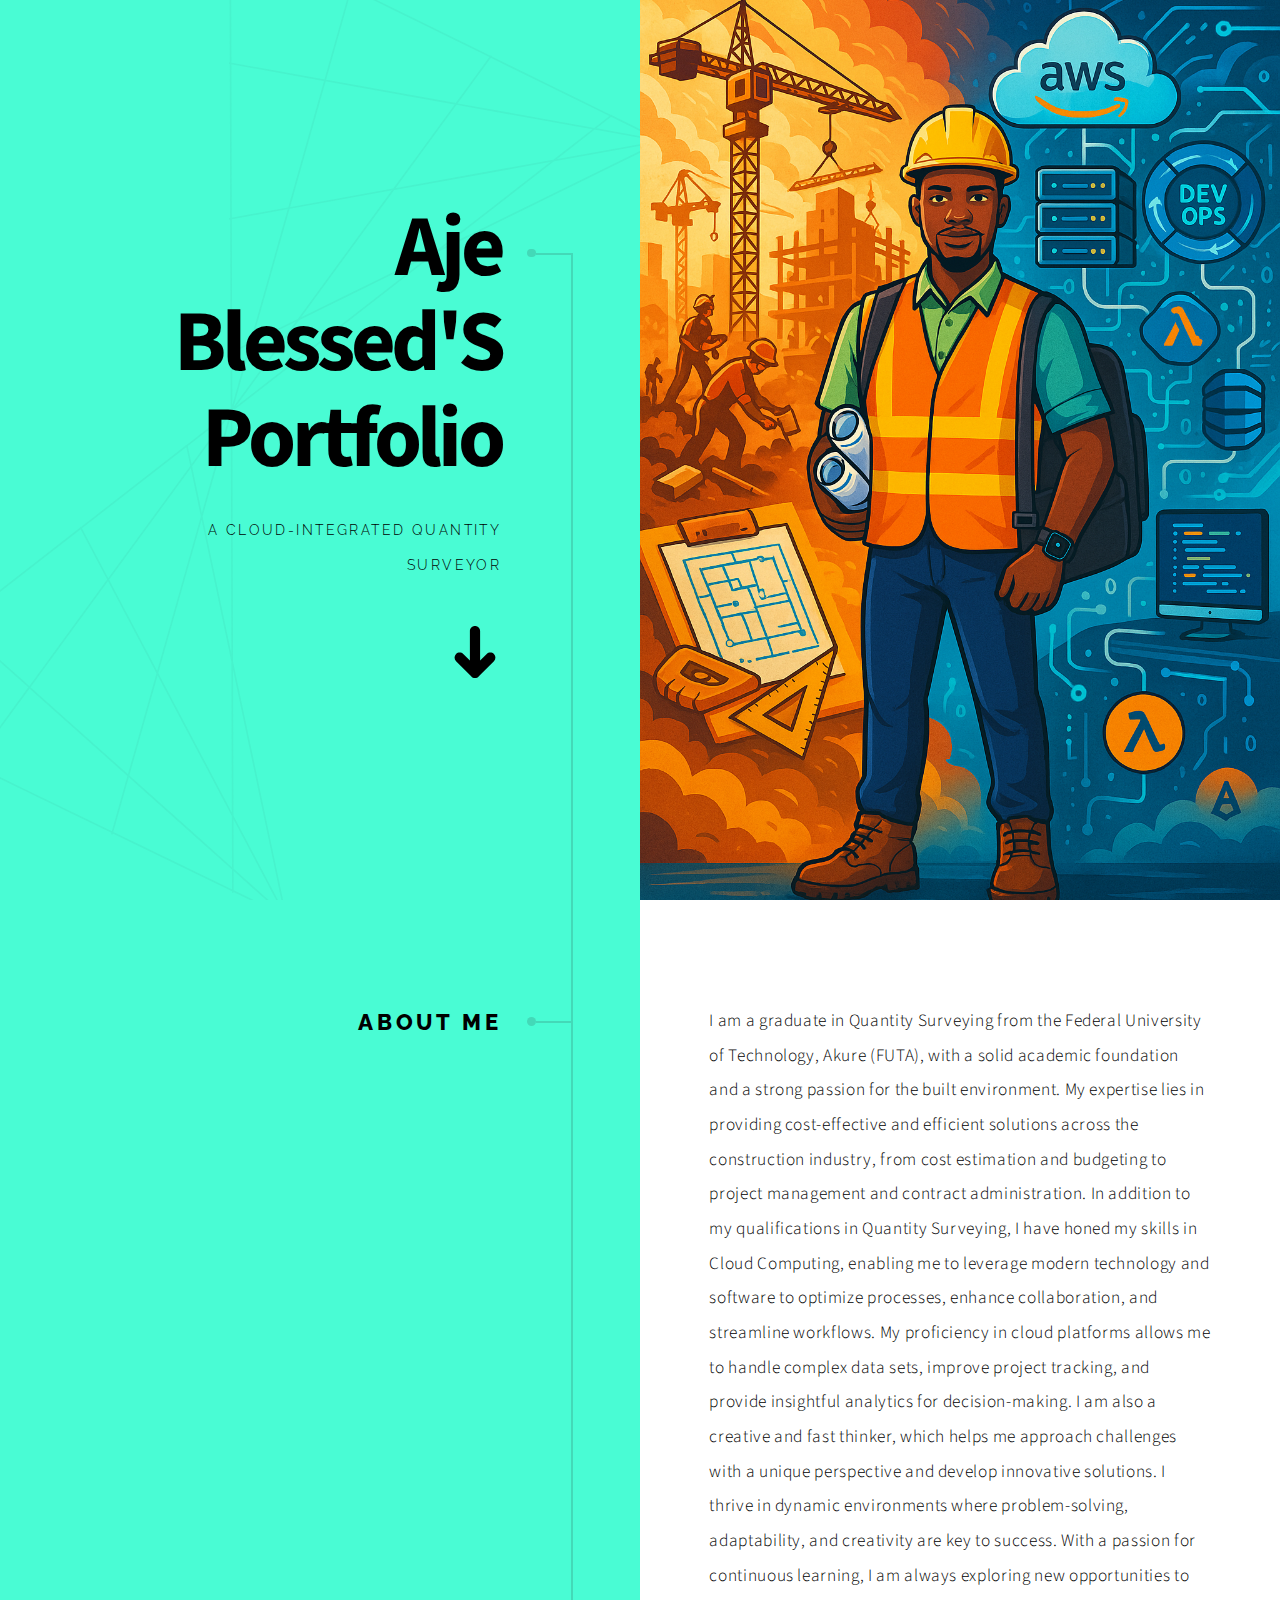
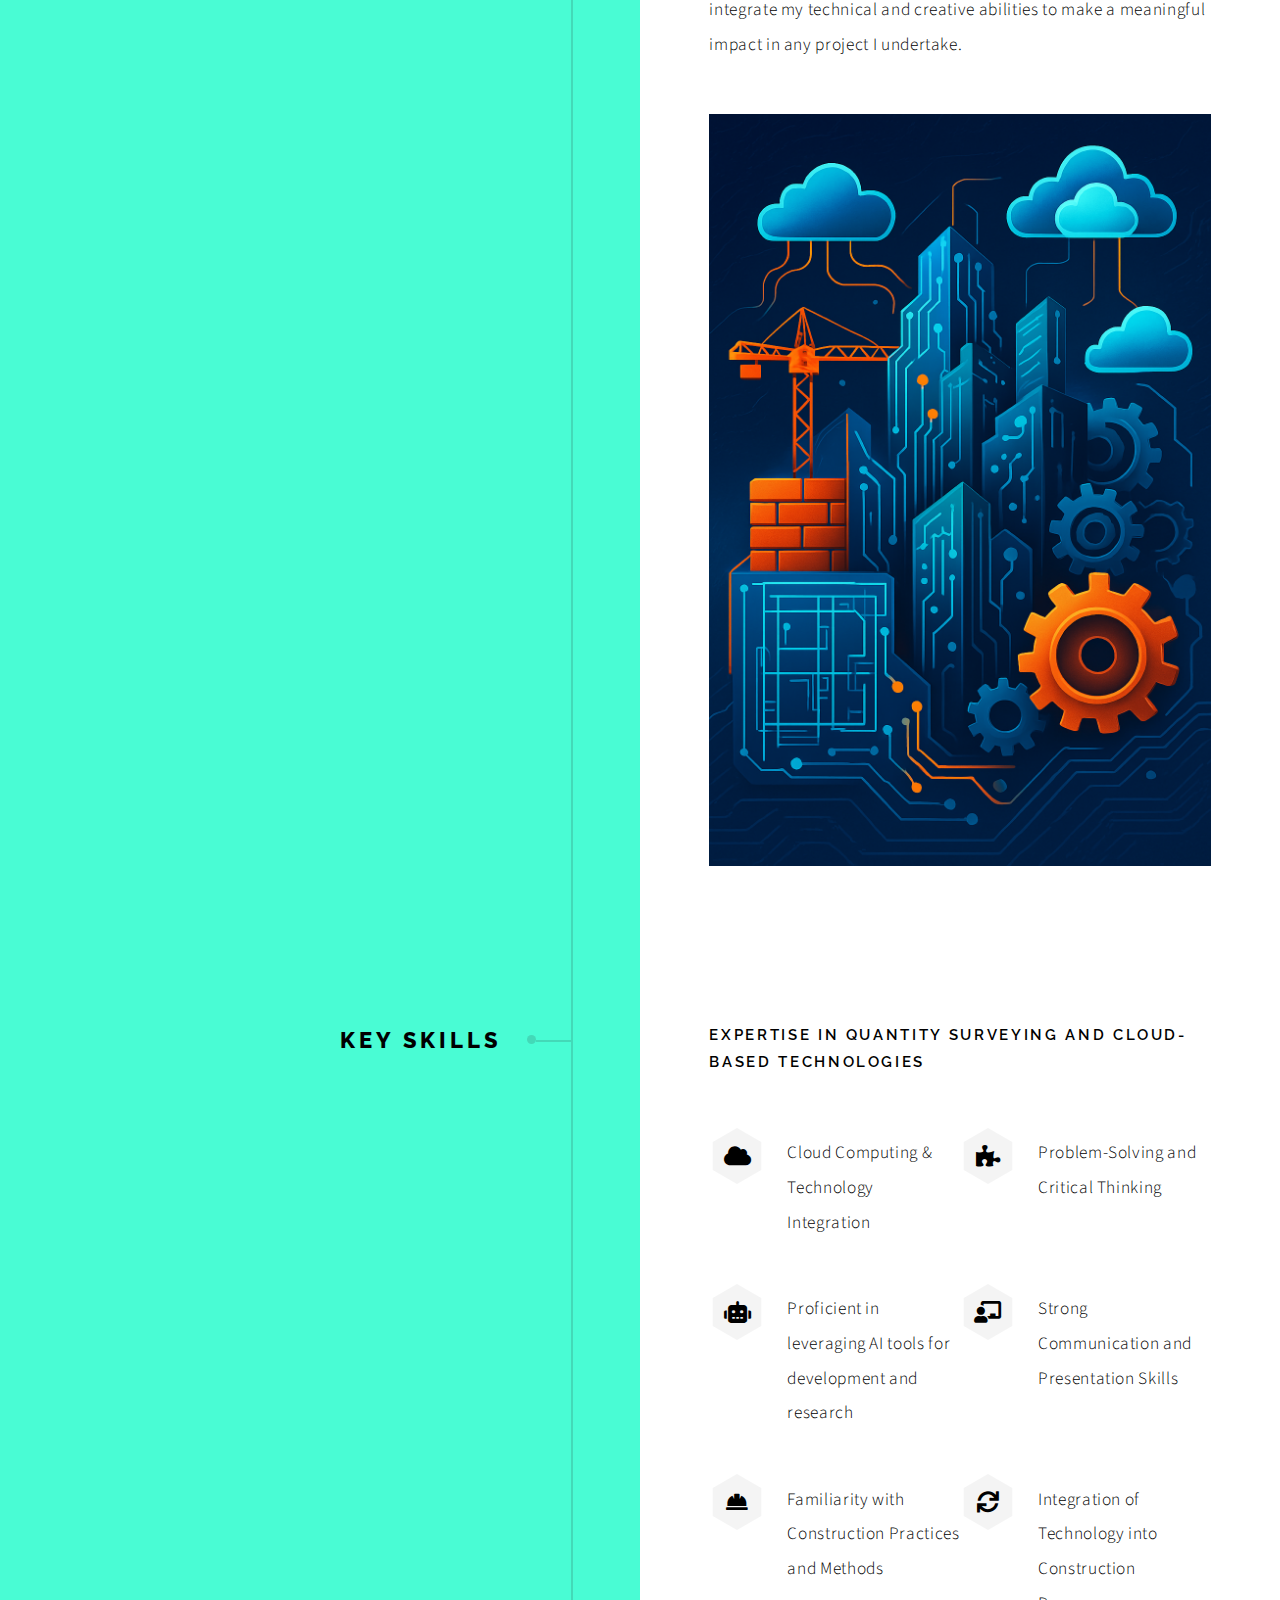
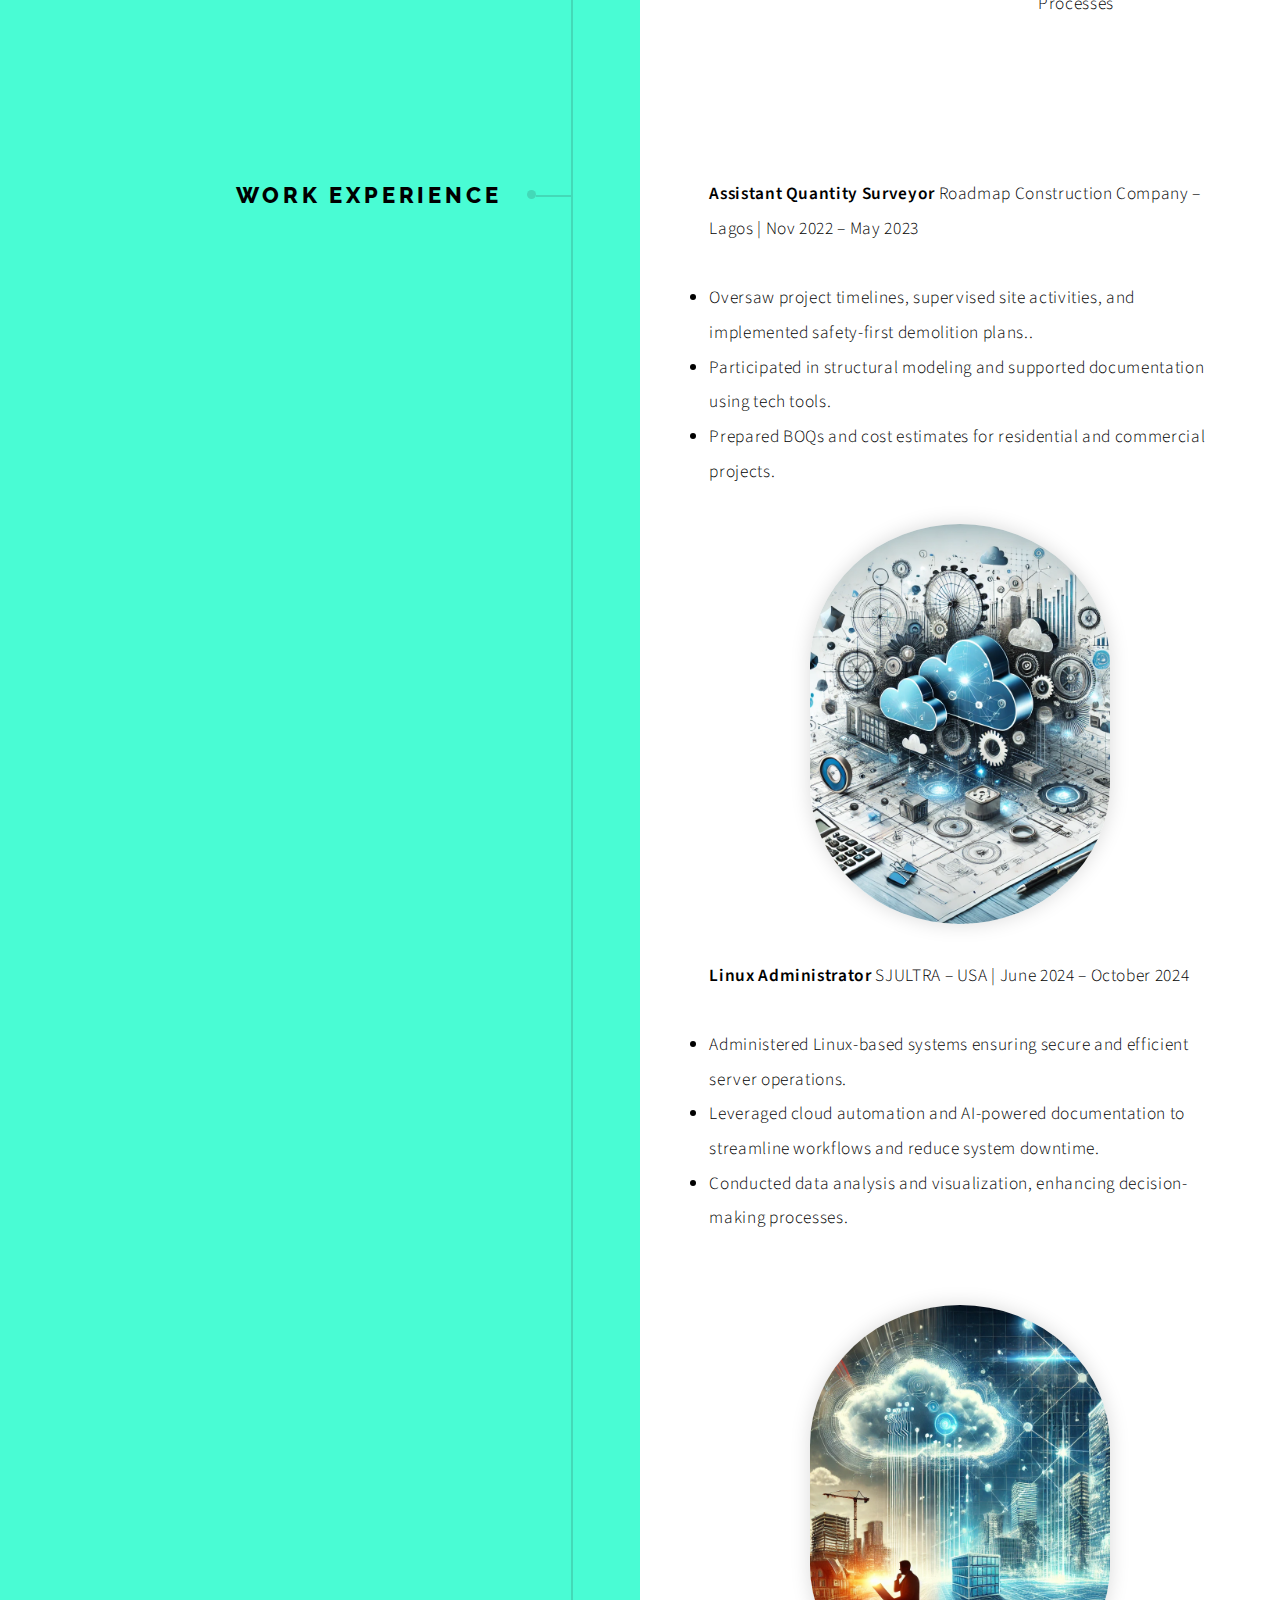
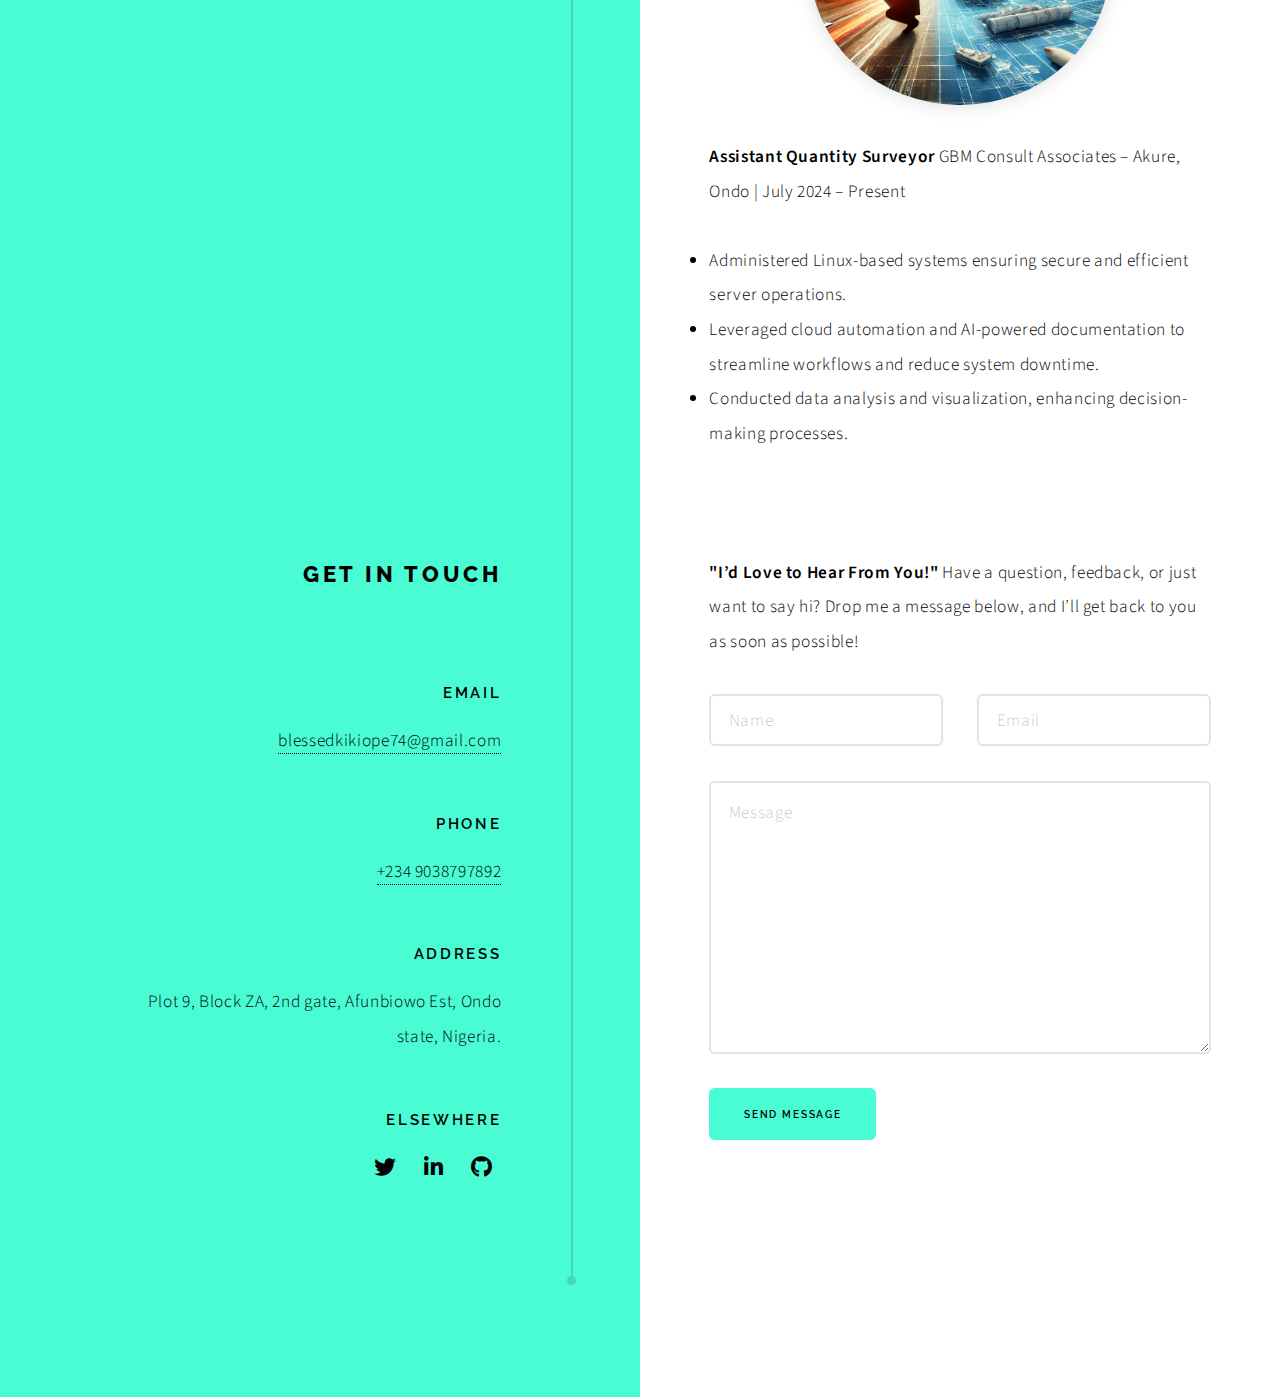
<file: Static website on S3/index.html>
<!DOCTYPE HTML>
<!--
	Paradigm Shift by HTML5 UP
	html5up.net | @ajlkn
	Free for personal and commercial use under the CCA 3.0 license (html5up.net/license)
-->
<html>
	<head>
		<title>Blessed's Portfolio</title>
		<meta charset="utf-8" />
		<meta name="viewport" content="width=device-width, initial-scale=1, user-scalable=no" />
		<meta name="description" content="" />
		<meta name="keywords" content="" />
		<link rel="stylesheet" href="assets/css/main.css" />
		<link href="https://fonts.googleapis.com/icon?family=Material+Icons" rel="stylesheet">
	</head>
	<body class="is-preload">

		<!-- Wrapper -->
			<div id="wrapper">

				<!-- Intro -->
					<section class="intro">
						<header>
							<h1>Aje Blessed'S Portfolio</h1>
							<p>A Cloud-Integrated Quantity Surveyor</p>
							<ul class="actions">
								<li><a href="#first" class="arrow scrolly"><span class="label">Next</span></a></li>
							</ul>
						</header>
						<div class="content">
							<span class="image fill" data-position="center"><img src="images/Cloud image 2.png" alt="" /></span>
						</div>
					</section>

				<!-- Section -->
					<section id="first">
						<header>
							<h2>About Me</h2>
						</header>
						<div class="content">
							<p>I am a graduate in Quantity Surveying from the Federal University of Technology, Akure (FUTA), with a solid academic foundation and a strong passion for the built environment. My expertise lies in providing cost-effective and efficient solutions across the construction industry, from cost estimation and budgeting to project management and contract administration.
								In addition to my qualifications in Quantity Surveying, I have honed my skills in Cloud Computing, enabling me to leverage modern technology and software to optimize processes, enhance collaboration, and streamline workflows. My proficiency in cloud platforms allows me to handle complex data sets, improve project tracking, and provide insightful analytics for decision-making.
								I am also a creative and fast thinker, which helps me approach challenges with a unique perspective and develop innovative solutions. I thrive in dynamic environments where problem-solving, adaptability, and creativity are key to success. With a passion for continuous learning, I am always exploring new opportunities to integrate my technical and creative abilities to make a meaningful impact in any project I undertake.</p>
							<span class="image main"><img src="images/Cloud image 3.png" alt="" /></span>
						</div>
					</section>

				<!-- Section -->
					<section>
						<header>
							<h2>Key Skills</h2>
						</header>
						<div class="content">
							<h3>Expertise in Quantity Surveying and Cloud-Based Technologies</h3>
							<ul class="feature-icons">
								<li class="icon solid fa-cloud">Cloud Computing & Technology Integration</li>
								<li class="icon solid fa-puzzle-piece">Problem-Solving and Critical Thinking</li>
								<li class="icon solid fa-robot">Proficient in leveraging AI tools for development and research</li>
								<li class="icon solid fa-chalkboard-teacher">Strong Communication and Presentation Skills</li>
								<li class="icon solid fa-hard-hat">Familiarity with Construction Practices and Methods</li>
								<li class="icon solid fa-sync">Integration of Technology into Construction Processes</li>
							</ul>
						</div>
					</section>

				<!-- Section -->
					<section>
						<header>
							<h2>Work Experience</h2>
						</header>
						<div class="content">
							<p><strong>Assistant Quantity Surveyor </strong> Roadmap Construction Company – Lagos | Nov 2022 – May 2023</p>
							<li>Oversaw project timelines, supervised site activities, and implemented safety-first demolition plans..</li>
							<li>Participated in structural modeling and supported documentation using tech tools.</li>
							<li>Prepared BOQs and cost estimates for residential and commercial projects.</li>
							<a href="images/gallery/fulls/07.jpg"><img src="images/portfolio-image.jpg" alt="" class="eight-shape" /></a>
						    <p><strong>Linux Administrator</strong> SJULTRA – USA | June 2024 – October 2024</p>
							<li>Administered Linux-based systems ensuring secure and efficient server operations. </li>
							<li>Leveraged cloud automation and AI-powered documentation to streamline workflows and reduce system downtime.</li>
							<li>Conducted data analysis and visualization, enhancing decision-making processes.</li><br/>
							<a href="images/gallery/fulls/07.jpg"><img src="images/portfolio-image2.jpg" alt="" class="eight-shape" /></a>
							<p><strong>Assistant Quantity Surveyor</strong> GBM Consult Associates – Akure, Ondo | July 2024 – Present</p>
							<li>Administered Linux-based systems ensuring secure and efficient server operations. </li>
							<li>Leveraged cloud automation and AI-powered documentation to streamline workflows and reduce system downtime.</li>
							<li>Conducted data analysis and visualization, enhancing decision-making processes.</li>


							

				<!-- Elements -->
				<!--
					<section>
						<header>
							<h2>Elements</h2>
						</header>
						<div class="content">

							<section>
								<header>
									<h3>Text</h3>
								</header>
								<div class="content">
									<p>This is <b>bold</b> and this is <strong>strong</strong>. This is <i>italic</i> and this is <em>emphasized</em>.
									This is <sup>superscript</sup> text and this is <sub>subscript</sub> text.
									This is <u>underlined</u> and this is code: <code>for (;;) { ... }</code>. Finally, <a href="#">this is a link</a>.</p>
									<hr />
									<h2>Heading Level 2</h2>
									<h3>Heading Level 3</h3>
									<h4>Heading Level 4</h4>
									<h5>Heading Level 5</h5>
									<hr />
									<h5>Blockquote</h5>
									<blockquote>Fringilla nisl. Donec accumsan interdum nisi, quis tincidunt felis sagittis eget tempus euismod. Vestibulum ante ipsum primis in faucibus vestibulum. Blandit adipiscing eu felis iaculis volutpat ac adipiscing accumsan faucibus. Vestibulum ante ipsum primis in faucibus lorem ipsum dolor sit amet nullam adipiscing eu felis.</blockquote>
									<h5>Preformatted</h5>
									<pre><code>i = 0;

while (!deck.isInOrder()) {
  print 'Iteration ' + i;
  deck.shuffle();
  i++;
}

print 'Sorted in ' + i + ' iterations.';</code></pre>
								</div>
							</section>

							<section>
								<header>
									<h3>Lists</h3>
								</header>
								<div class="content">

									<h4>Unordered</h4>
									<ul>
										<li>Dolor pulvinar etiam.</li>
										<li>Sagittis adipiscing.</li>
										<li>Felis enim feugiat.</li>
									</ul>

									<h4>Alternate</h4>
									<ul class="alt">
										<li>Dolor pulvinar etiam.</li>
										<li>Sagittis adipiscing.</li>
										<li>Felis enim feugiat.</li>
									</ul>

									<h4>Ordered</h4>
									<ol>
										<li>Dolor pulvinar etiam.</li>
										<li>Etiam vel felis viverra.</li>
										<li>Felis enim feugiat.</li>
										<li>Dolor pulvinar etiam.</li>
										<li>Etiam vel felis lorem.</li>
										<li>Felis enim et feugiat.</li>
									</ol>
									<h4>Icons</h4>
									<ul class="icons">
										<li><a href="#" class="icon brands fa-twitter"><span class="label">Twitter</span></a></li>
										<li><a href="#" class="icon brands fa-facebook-f"><span class="label">Facebook</span></a></li>
										<li><a href="#" class="icon brands fa-instagram"><span class="label">Instagram</span></a></li>
										<li><a href="#" class="icon brands fa-github"><span class="label">Github</span></a></li>
									</ul>

									<h4>Actions</h4>
									<ul class="actions">
										<li><a href="#" class="button primary">Default</a></li>
										<li><a href="#" class="button">Default</a></li>
									</ul>
									<ul class="actions stacked">
										<li><a href="#" class="button primary">Default</a></li>
										<li><a href="#" class="button">Default</a></li>
									</ul>
								</div>
							</section>

							<section>
								<header>
									<h3>Table</h3>
								</header>
								<div class="content">
									<h4>Default</h4>
									<div class="table-wrapper">
										<table>
											<thead>
												<tr>
													<th>Name</th>
													<th>Description</th>
													<th>Price</th>
												</tr>
											</thead>
											<tbody>
												<tr>
													<td>Item One</td>
													<td>Ante turpis integer aliquet porttitor.</td>
													<td>29.99</td>
												</tr>
												<tr>
													<td>Item Two</td>
													<td>Vis ac commodo adipiscing arcu aliquet.</td>
													<td>19.99</td>
												</tr>
												<tr>
													<td>Item Three</td>
													<td> Morbi faucibus arcu accumsan lorem.</td>
													<td>29.99</td>
												</tr>
												<tr>
													<td>Item Four</td>
													<td>Vitae integer tempus condimentum.</td>
													<td>19.99</td>
												</tr>
												<tr>
													<td>Item Five</td>
													<td>Ante turpis integer aliquet porttitor.</td>
													<td>29.99</td>
												</tr>
											</tbody>
											<tfoot>
												<tr>
													<td colspan="2"></td>
													<td>100.00</td>
												</tr>
											</tfoot>
										</table>
									</div>

									<h4>Alternate</h4>
									<div class="table-wrapper">
										<table class="alt">
											<thead>
												<tr>
													<th>Name</th>
													<th>Description</th>
													<th>Price</th>
												</tr>
											</thead>
											<tbody>
												<tr>
													<td>Item One</td>
													<td>Ante turpis integer aliquet porttitor.</td>
													<td>29.99</td>
												</tr>
												<tr>
													<td>Item Two</td>
													<td>Vis ac commodo adipiscing arcu aliquet.</td>
													<td>19.99</td>
												</tr>
												<tr>
													<td>Item Three</td>
													<td> Morbi faucibus arcu accumsan lorem.</td>
													<td>29.99</td>
												</tr>
												<tr>
													<td>Item Four</td>
													<td>Vitae integer tempus condimentum.</td>
													<td>19.99</td>
												</tr>
												<tr>
													<td>Item Five</td>
													<td>Ante turpis integer aliquet porttitor.</td>
													<td>29.99</td>
												</tr>
											</tbody>
											<tfoot>
												<tr>
													<td colspan="2"></td>
													<td>100.00</td>
												</tr>
											</tfoot>
										</table>
									</div>
								</div>
							</section>

							<section>
								<header>
									<h3>Buttons</h3>
								</header>
								<div class="content">
									<ul class="actions">
										<li><a href="#" class="button primary">Primary</a></li>
										<li><a href="#" class="button">Default</a></li>
									</ul>
									<ul class="actions">
										<li><a href="#" class="button large">Large</a></li>
										<li><a href="#" class="button">Default</a></li>
										<li><a href="#" class="button small">Small</a></li>
									</ul>
									<ul class="actions">
										<li><a href="#" class="button primary icon solid fa-download">Icon</a></li>
										<li><a href="#" class="button icon solid fa-download">Icon</a></li>
									</ul>
									<ul class="actions">
										<li><span class="button primary disabled">Disabled</span></li>
										<li><span class="button disabled">Disabled</span></li>
									</ul>
								</div>
							</section>

							<section>
								<header>
									<h3>Form</h3>
								</header>
								<div class="content">
									<form method="post" action="#">
										<div class="fields">
											<div class="field half">
												<label for="demo-name">Name</label>
												<input type="text" name="demo-name" id="demo-name" value="" placeholder="Jane Doe" />
											</div>
											<div class="field half">
												<label for="demo-email">Email</label>
												<input type="email" name="demo-email" id="demo-email" value="" placeholder="jane@untitled.tld" />
											</div>
											<div class="field">
												<label for="demo-category">Category</label>
												<select name="demo-category" id="demo-category">
													<option value="">-</option>
													<option value="1">Manufacturing</option>
													<option value="1">Shipping</option>
													<option value="1">Administration</option>
													<option value="1">Human Resources</option>
												</select>
											</div>
											<div class="field half">
												<input type="radio" id="demo-priority-low" name="demo-priority" checked>
												<label for="demo-priority-low">Low</label>
											</div>
											<div class="field half">
												<input type="radio" id="demo-priority-high" name="demo-priority">
												<label for="demo-priority-high">High</label>
											</div>
											<div class="field half">
												<input type="checkbox" id="demo-copy" name="demo-copy">
												<label for="demo-copy">Email me a copy</label>
											</div>
											<div class="field half">
												<input type="checkbox" id="demo-human" name="demo-human" checked>
												<label for="demo-human">Not a robot</label>
											</div>
											<div class="field">
												<label for="demo-message">Message</label>
												<textarea name="demo-message" id="demo-message" placeholder="Enter your message" rows="6"></textarea>
											</div>
										</div>
										<ul class="actions">
											<li><input type="submit" value="Send Message" class="primary" /></li>
											<li><input type="reset" value="Reset" /></li>
										</ul>
									</form>
								</div>
							</section>

						</div>
					</section>
				-->

				<!-- Section -->
					<section>
						<header>
							<h2>Get in touch</h2>
						</header>
						<div class="content">
							<p><strong>"I’d Love to Hear From You!"</strong> Have a question, feedback, or just want to say hi? Drop me a message below, and I’ll get back to you as soon as possible!</p>
							<form>
								<div class="fields">
									<div class="field half">
										<input type="text" name="name" id="name" placeholder="Name" />
									</div>
									<div class="field half">
										<input type="email" name="email" id="email" placeholder="Email" />
									</div>
									<div class="field">
										<textarea name="message" id="message" placeholder="Message" rows="7"></textarea>
									</div>
								</div>
								<ul class="actions">
									<li><input type="submit" value="Send Message" class="button primary" /></li>
								</ul>
							</form>
						</div>
						<footer>
							<ul class="items">
								<li>
									<h3>Email</h3>
									<a href="#">blessedkikiope74@gmail.com</a>
								</li>
								<li>
									<h3>Phone</h3>
									<a href="#">+234 9038797892</a>
								</li>
								<li>
									<h3>Address</h3>
									<span> Plot 9, Block ZA, 2nd gate, Afunbiowo Est, Ondo state, Nigeria.</span>
								</li>
								</li>
								<li>
									<h3>Elsewhere</h3>
									<ul class="icons">
										<li><a href="https://x.com/bluboy429?s=11" class="icon brands fa-twitter"><span class="label">Twitter</span></a></li>
										<li><a href="https://www.linkedin.com/in/blessed-aje-5a40532b8/" class="icon brands fa-linkedin-in"><span class="label">LinkedIn</span></a></li>
										<li><a href="https://github.com/bluboy429" class="icon brands fa-github"><span class="label">GitHub</span></a></li>
									</ul>
								</li>
							</ul>
						</footer>
					</section>

				<!-- Copyright -->
					<div class="copyright">&copy; Untitled. All rights reserved. Design: <a href="https://html5up.net">HTML5 UP</a>.</div>

			</div>

		<!-- Scripts -->
			<script src="assets/js/jquery.min.js"></script>
			<script src="assets/js/jquery.scrolly.min.js"></script>
			<script src="assets/js/browser.min.js"></script>
			<script src="assets/js/breakpoints.min.js"></script>
			<script src="assets/js/util.js"></script>
			<script src="assets/js/main.js"></script>

	</body>
</html>
</file>
<file: Static website on S3/assets/css/main.css>
@import url(fontawesome-all.min.css);
@import url("https://fonts.googleapis.com/css?family=Source+Sans+Pro:300,600,700,300i,600i,700i|Raleway:600,800");

/*
	Paradigm Shift by HTML5 UP
	html5up.net | @ajlkn
	Free for personal and commercial use under the CCA 3.0 license (html5up.net/license)
*/

html, body, div, span, applet, object,
iframe, h1, h2, h3, h4, h5, h6, p, blockquote,
pre, a, abbr, acronym, address, big, cite,
code, del, dfn, em, img, ins, kbd, q, s, samp,
small, strike, strong, sub, sup, tt, var, b,
u, i, center, dl, dt, dd, ol, ul, li, fieldset,
form, label, legend, table, caption, tbody,
tfoot, thead, tr, th, td, article, aside,
canvas, details, embed, figure, figcaption,
footer, header, hgroup, menu, nav, output, ruby,
section, summary, time, mark, audio, video {
	margin: 0;
	padding: 0;
	border: 0;
	font-size: 100%;
	font: inherit;
	vertical-align: baseline;}

article, aside, details, figcaption, figure,
footer, header, hgroup, menu, nav, section {
	display: block;}

body {
	line-height: 1;
}

ol, ul {
	list-style: none;
}

blockquote, q {
	quotes: none;
}

	blockquote:before, blockquote:after, q:before, q:after {
		content: '';
		content: none;
	}

table {
	border-collapse: collapse;
	border-spacing: 0;
}

body {
	-webkit-text-size-adjust: none;
}

mark {
	background-color: transparent;
	color: inherit;
}

input::-moz-focus-inner {
	border: 0;
	padding: 0;
}

input, select, textarea {
	-moz-appearance: none;
	-webkit-appearance: none;
	-ms-appearance: none;
	appearance: none;
}

/* Basic */

	@-ms-viewport {
		width: device-width;
	}

	body {
		-ms-overflow-style: scrollbar;
	}

	@media screen and (max-width: 480px) {

		html, body {
			min-width: 320px;
		}

	}

	html {
		box-sizing: border-box;
	}

	*, *:before, *:after {
		box-sizing: inherit;
	}

	html {
		overflow-x: hidden;
	}

	body {
		background: #ffffff;
		overflow-x: hidden;
	}

		body.is-preload *, body.is-preload *:before, body.is-preload *:after {
			-moz-animation: none !important;
			-webkit-animation: none !important;
			-ms-animation: none !important;
			animation: none !important;
			-moz-transition: none !important;
			-webkit-transition: none !important;
			-ms-transition: none !important;
			transition: none !important;
		}

/* Typography */

	html {
		font-size: 18pt;
	}

		@media screen and (max-width: 1920px) {

			html {
				font-size: 13pt;
			}

		}

		@media screen and (max-width: 1152px) {

			html {
				font-size: 14pt;
			}

		}

		@media screen and (max-width: 736px) {

			html {
				font-size: 12pt;
			}

		}

		@media screen and (max-width: 480px) {

			html {
				font-size: 11pt;
			}

		}

	body {
		background-color: #ffffff;
		color: #000000;
	}

	body, input, select, textarea {
		color: #000000;
		font-family: "Source Sans Pro", Helvetica, sans-serif;
		font-size: 1rem;
		font-weight: 300;
		letter-spacing: 0.0375em;
		line-height: 2;
	}

	a {
		-moz-transition: border-bottom-color 0.25s ease-in-out;
		-webkit-transition: border-bottom-color 0.25s ease-in-out;
		-ms-transition: border-bottom-color 0.25s ease-in-out;
		transition: border-bottom-color 0.25s ease-in-out;
		text-decoration: none;
		color: #000000;
		border-bottom: dotted 1px;
	}

		a:hover {
			text-decoration: none;
			border-bottom-color: transparent;
		}

	strong, b {
		font-weight: 600;
		color: #000000;
	}

	em, i {
		font-style: italic;
	}

	p {
		margin: 0 0 2rem 0;
	}

	h1, h2, h3, h4, h5, h6 {
		color: #000000;
		font-family: "Raleway", Helvetica, sans-serif;
		font-weight: 600;
		letter-spacing: 0.175em;
		line-height: 1.75;
		margin: 0 0 1.5rem 0;
		text-transform: uppercase;
	}

		h1 a, h2 a, h3 a, h4 a, h5 a, h6 a {
			color: inherit;
			text-decoration: none;
		}

	h1 {
		font-family: "Source Sans Pro", Helvetica, sans-serif;
		font-size: 5rem;
		font-weight: 700;
		letter-spacing: -0.05em;
		line-height: 1.1;
		margin: 0 0 1.5rem 0;
		text-transform: none;
	}

	h2 {
		font-size: 1.25rem;
		font-weight: 800;
		margin: 0 0 2rem 0;
	}

	h3 {
		font-size: 0.875rem;
	}

	h4 {
		font-size: 0.875rem;
	}

	h5 {
		font-size: 0.75rem;
	}

	h6 {
		font-size: 0.625rem;
	}

	@media screen and (max-width: 736px) {

		h1 {
			font-size: 4.5rem;
			line-height: 1.1;
		}

		h2 {
			font-size: 1.25rem;
			line-height: 1.7;
		}

		h3 {
			font-size: 0.9rem;
		}

		h4 {
			font-size: 0.75rem;
		}

		h5 {
			font-size: 0.675rem;
		}

	}

	@media screen and (max-width: 360px) {

		h1 {
			font-size: 3.75rem;
		}

		h2 {
			font-size: 1.125rem;
		}

		h3 {
			font-size: 0.8rem;
		}

		h4 {
			font-size: 0.675rem;
		}

		h5 {
			font-size: 0.675rem;
		}

	}

	sub {
		font-size: 0.8rem;
		position: relative;
		top: 0.5rem;
	}

	sup {
		font-size: 0.8rem;
		position: relative;
		top: -0.5rem;
	}

	blockquote {
		border-left: solid 0.5rem rgba(144, 144, 144, 0.25);
		font-style: italic;
		margin: 0 0 2rem 0;
		padding: 1rem 0 1rem 2rem;
	}

	code {
		background: rgba(144, 144, 144, 0.1);
		border-radius: 0.325rem;
		font-family: "Courier New", monospace;
		font-size: 0.9rem;
		margin: 0 0.25rem;
		padding: 0.25rem 0.65rem;
	}

	pre {
		-webkit-overflow-scrolling: touch;
		font-family: "Courier New", monospace;
		font-size: 0.9rem;
		margin: 0 0 2rem 0;
		width: 100%;
	}

		pre code {
			display: block;
			line-height: 1.75;
			padding: 1rem 1.5rem;
			overflow-x: auto;
		}

	hr {
		border: 0;
		border-bottom: solid 2px rgba(144, 144, 144, 0.25);
		margin: 3rem 0;
	}

		hr.major {
			margin: 5rem 0;
		}

		@media screen and (max-width: 736px) {

			hr.major {
				margin: 3rem 0;
			}

		}

/* Row */

	.row {
		display: flex;
		flex-wrap: wrap;
		box-sizing: border-box;
		align-items: stretch;
	}

		.row > * {
			box-sizing: border-box;
		}

		.row.gtr-uniform > * > :last-child {
			margin-bottom: 0;
		}

		.row.aln-left {
			justify-content: flex-start;
		}

		.row.aln-center {
			justify-content: center;
		}

		.row.aln-right {
			justify-content: flex-end;
		}

		.row.aln-top {
			align-items: flex-start;
		}

		.row.aln-middle {
			align-items: center;
		}

		.row.aln-bottom {
			align-items: flex-end;
		}

		.row > .imp {
			order: -1;
		}

		.row > .col-1 {
			width: 8.33333%;
		}

		.row > .off-1 {
			margin-left: 8.33333%;
		}

		.row > .col-2 {
			width: 16.66667%;
		}

		.row > .off-2 {
			margin-left: 16.66667%;
		}

		.row > .col-3 {
			width: 25%;
		}

		.row > .off-3 {
			margin-left: 25%;
		}

		.row > .col-4 {
			width: 33.33333%;
		}

		.row > .off-4 {
			margin-left: 33.33333%;
		}

		.row > .col-5 {
			width: 41.66667%;
		}

		.row > .off-5 {
			margin-left: 41.66667%;
		}

		.row > .col-6 {
			width: 50%;
		}

		.row > .off-6 {
			margin-left: 50%;
		}

		.row > .col-7 {
			width: 58.33333%;
		}

		.row > .off-7 {
			margin-left: 58.33333%;
		}

		.row > .col-8 {
			width: 66.66667%;
		}

		.row > .off-8 {
			margin-left: 66.66667%;
		}

		.row > .col-9 {
			width: 75%;
		}

		.row > .off-9 {
			margin-left: 75%;
		}

		.row > .col-10 {
			width: 83.33333%;
		}

		.row > .off-10 {
			margin-left: 83.33333%;
		}

		.row > .col-11 {
			width: 91.66667%;
		}

		.row > .off-11 {
			margin-left: 91.66667%;
		}

		.row > .col-12 {
			width: 100%;
		}

		.row > .off-12 {
			margin-left: 100%;
		}

		.row.gtr-0 {
			margin-top: 0;
			margin-left: 0rem;
		}

			.row.gtr-0 > * {
				padding: 0 0 0 0rem;
			}

			.row.gtr-0.gtr-uniform {
				margin-top: 0rem;
			}

				.row.gtr-0.gtr-uniform > * {
					padding-top: 0rem;
				}

		.row.gtr-25 {
			margin-top: 0;
			margin-left: -0.5rem;
		}

			.row.gtr-25 > * {
				padding: 0 0 0 0.5rem;
			}

			.row.gtr-25.gtr-uniform {
				margin-top: -0.5rem;
			}

				.row.gtr-25.gtr-uniform > * {
					padding-top: 0.5rem;
				}

		.row.gtr-50 {
			margin-top: 0;
			margin-left: -1rem;
		}

			.row.gtr-50 > * {
				padding: 0 0 0 1rem;
			}

			.row.gtr-50.gtr-uniform {
				margin-top: -1rem;
			}

				.row.gtr-50.gtr-uniform > * {
					padding-top: 1rem;
				}

		.row {
			margin-top: 0;
			margin-left: -2rem;
		}

			.row > * {
				padding: 0 0 0 2rem;
			}

			.row.gtr-uniform {
				margin-top: -2rem;
			}

				.row.gtr-uniform > * {
					padding-top: 2rem;
				}

		.row.gtr-150 {
			margin-top: 0;
			margin-left: -3rem;
		}

			.row.gtr-150 > * {
				padding: 0 0 0 3rem;
			}

			.row.gtr-150.gtr-uniform {
				margin-top: -3rem;
			}

				.row.gtr-150.gtr-uniform > * {
					padding-top: 3rem;
				}

		.row.gtr-200 {
			margin-top: 0;
			margin-left: -4rem;
		}

			.row.gtr-200 > * {
				padding: 0 0 0 4rem;
			}

			.row.gtr-200.gtr-uniform {
				margin-top: -4rem;
			}

				.row.gtr-200.gtr-uniform > * {
					padding-top: 4rem;
				}

		@media screen and (max-width: 1920px) {

			.row {
				display: flex;
				flex-wrap: wrap;
				box-sizing: border-box;
				align-items: stretch;
			}

				.row > * {
					box-sizing: border-box;
				}

				.row.gtr-uniform > * > :last-child {
					margin-bottom: 0;
				}

				.row.aln-left {
					justify-content: flex-start;
				}

				.row.aln-center {
					justify-content: center;
				}

				.row.aln-right {
					justify-content: flex-end;
				}

				.row.aln-top {
					align-items: flex-start;
				}

				.row.aln-middle {
					align-items: center;
				}

				.row.aln-bottom {
					align-items: flex-end;
				}

				.row > .imp-xlarge {
					order: -1;
				}

				.row > .col-1-xlarge {
					width: 8.33333%;
				}

				.row > .off-1-xlarge {
					margin-left: 8.33333%;
				}

				.row > .col-2-xlarge {
					width: 16.66667%;
				}

				.row > .off-2-xlarge {
					margin-left: 16.66667%;
				}

				.row > .col-3-xlarge {
					width: 25%;
				}

				.row > .off-3-xlarge {
					margin-left: 25%;
				}

				.row > .col-4-xlarge {
					width: 33.33333%;
				}

				.row > .off-4-xlarge {
					margin-left: 33.33333%;
				}

				.row > .col-5-xlarge {
					width: 41.66667%;
				}

				.row > .off-5-xlarge {
					margin-left: 41.66667%;
				}

				.row > .col-6-xlarge {
					width: 50%;
				}

				.row > .off-6-xlarge {
					margin-left: 50%;
				}

				.row > .col-7-xlarge {
					width: 58.33333%;
				}

				.row > .off-7-xlarge {
					margin-left: 58.33333%;
				}

				.row > .col-8-xlarge {
					width: 66.66667%;
				}

				.row > .off-8-xlarge {
					margin-left: 66.66667%;
				}

				.row > .col-9-xlarge {
					width: 75%;
				}

				.row > .off-9-xlarge {
					margin-left: 75%;
				}

				.row > .col-10-xlarge {
					width: 83.33333%;
				}

				.row > .off-10-xlarge {
					margin-left: 83.33333%;
				}

				.row > .col-11-xlarge {
					width: 91.66667%;
				}

				.row > .off-11-xlarge {
					margin-left: 91.66667%;
				}

				.row > .col-12-xlarge {
					width: 100%;
				}

				.row > .off-12-xlarge {
					margin-left: 100%;
				}

				.row.gtr-0 {
					margin-top: 0;
					margin-left: 0rem;
				}

					.row.gtr-0 > * {
						padding: 0 0 0 0rem;
					}

					.row.gtr-0.gtr-uniform {
						margin-top: 0rem;
					}

						.row.gtr-0.gtr-uniform > * {
							padding-top: 0rem;
						}

				.row.gtr-25 {
					margin-top: 0;
					margin-left: -0.5rem;
				}

					.row.gtr-25 > * {
						padding: 0 0 0 0.5rem;
					}

					.row.gtr-25.gtr-uniform {
						margin-top: -0.5rem;
					}

						.row.gtr-25.gtr-uniform > * {
							padding-top: 0.5rem;
						}

				.row.gtr-50 {
					margin-top: 0;
					margin-left: -1rem;
				}

					.row.gtr-50 > * {
						padding: 0 0 0 1rem;
					}

					.row.gtr-50.gtr-uniform {
						margin-top: -1rem;
					}

						.row.gtr-50.gtr-uniform > * {
							padding-top: 1rem;
						}

				.row {
					margin-top: 0;
					margin-left: -2rem;
				}

					.row > * {
						padding: 0 0 0 2rem;
					}

					.row.gtr-uniform {
						margin-top: -2rem;
					}

						.row.gtr-uniform > * {
							padding-top: 2rem;
						}

				.row.gtr-150 {
					margin-top: 0;
					margin-left: -3rem;
				}

					.row.gtr-150 > * {
						padding: 0 0 0 3rem;
					}

					.row.gtr-150.gtr-uniform {
						margin-top: -3rem;
					}

						.row.gtr-150.gtr-uniform > * {
							padding-top: 3rem;
						}

				.row.gtr-200 {
					margin-top: 0;
					margin-left: -4rem;
				}

					.row.gtr-200 > * {
						padding: 0 0 0 4rem;
					}

					.row.gtr-200.gtr-uniform {
						margin-top: -4rem;
					}

						.row.gtr-200.gtr-uniform > * {
							padding-top: 4rem;
						}

		}

		@media screen and (max-width: 1280px) {

			.row {
				display: flex;
				flex-wrap: wrap;
				box-sizing: border-box;
				align-items: stretch;
			}

				.row > * {
					box-sizing: border-box;
				}

				.row.gtr-uniform > * > :last-child {
					margin-bottom: 0;
				}

				.row.aln-left {
					justify-content: flex-start;
				}

				.row.aln-center {
					justify-content: center;
				}

				.row.aln-right {
					justify-content: flex-end;
				}

				.row.aln-top {
					align-items: flex-start;
				}

				.row.aln-middle {
					align-items: center;
				}

				.row.aln-bottom {
					align-items: flex-end;
				}

				.row > .imp-large {
					order: -1;
				}

				.row > .col-1-large {
					width: 8.33333%;
				}

				.row > .off-1-large {
					margin-left: 8.33333%;
				}

				.row > .col-2-large {
					width: 16.66667%;
				}

				.row > .off-2-large {
					margin-left: 16.66667%;
				}

				.row > .col-3-large {
					width: 25%;
				}

				.row > .off-3-large {
					margin-left: 25%;
				}

				.row > .col-4-large {
					width: 33.33333%;
				}

				.row > .off-4-large {
					margin-left: 33.33333%;
				}

				.row > .col-5-large {
					width: 41.66667%;
				}

				.row > .off-5-large {
					margin-left: 41.66667%;
				}

				.row > .col-6-large {
					width: 50%;
				}

				.row > .off-6-large {
					margin-left: 50%;
				}

				.row > .col-7-large {
					width: 58.33333%;
				}

				.row > .off-7-large {
					margin-left: 58.33333%;
				}

				.row > .col-8-large {
					width: 66.66667%;
				}

				.row > .off-8-large {
					margin-left: 66.66667%;
				}

				.row > .col-9-large {
					width: 75%;
				}

				.row > .off-9-large {
					margin-left: 75%;
				}

				.row > .col-10-large {
					width: 83.33333%;
				}

				.row > .off-10-large {
					margin-left: 83.33333%;
				}

				.row > .col-11-large {
					width: 91.66667%;
				}

				.row > .off-11-large {
					margin-left: 91.66667%;
				}

				.row > .col-12-large {
					width: 100%;
				}

				.row > .off-12-large {
					margin-left: 100%;
				}

				.row.gtr-0 {
					margin-top: 0;
					margin-left: 0rem;
				}

					.row.gtr-0 > * {
						padding: 0 0 0 0rem;
					}

					.row.gtr-0.gtr-uniform {
						margin-top: 0rem;
					}

						.row.gtr-0.gtr-uniform > * {
							padding-top: 0rem;
						}

				.row.gtr-25 {
					margin-top: 0;
					margin-left: -0.375rem;
				}

					.row.gtr-25 > * {
						padding: 0 0 0 0.375rem;
					}

					.row.gtr-25.gtr-uniform {
						margin-top: -0.375rem;
					}

						.row.gtr-25.gtr-uniform > * {
							padding-top: 0.375rem;
						}

				.row.gtr-50 {
					margin-top: 0;
					margin-left: -0.75rem;
				}

					.row.gtr-50 > * {
						padding: 0 0 0 0.75rem;
					}

					.row.gtr-50.gtr-uniform {
						margin-top: -0.75rem;
					}

						.row.gtr-50.gtr-uniform > * {
							padding-top: 0.75rem;
						}

				.row {
					margin-top: 0;
					margin-left: -1.5rem;
				}

					.row > * {
						padding: 0 0 0 1.5rem;
					}

					.row.gtr-uniform {
						margin-top: -1.5rem;
					}

						.row.gtr-uniform > * {
							padding-top: 1.5rem;
						}

				.row.gtr-150 {
					margin-top: 0;
					margin-left: -2.25rem;
				}

					.row.gtr-150 > * {
						padding: 0 0 0 2.25rem;
					}

					.row.gtr-150.gtr-uniform {
						margin-top: -2.25rem;
					}

						.row.gtr-150.gtr-uniform > * {
							padding-top: 2.25rem;
						}

				.row.gtr-200 {
					margin-top: 0;
					margin-left: -3rem;
				}

					.row.gtr-200 > * {
						padding: 0 0 0 3rem;
					}

					.row.gtr-200.gtr-uniform {
						margin-top: -3rem;
					}

						.row.gtr-200.gtr-uniform > * {
							padding-top: 3rem;
						}

		}

		@media screen and (max-width: 1152px) {

			.row {
				display: flex;
				flex-wrap: wrap;
				box-sizing: border-box;
				align-items: stretch;
			}

				.row > * {
					box-sizing: border-box;
				}

				.row.gtr-uniform > * > :last-child {
					margin-bottom: 0;
				}

				.row.aln-left {
					justify-content: flex-start;
				}

				.row.aln-center {
					justify-content: center;
				}

				.row.aln-right {
					justify-content: flex-end;
				}

				.row.aln-top {
					align-items: flex-start;
				}

				.row.aln-middle {
					align-items: center;
				}

				.row.aln-bottom {
					align-items: flex-end;
				}

				.row > .imp-medium {
					order: -1;
				}

				.row > .col-1-medium {
					width: 8.33333%;
				}

				.row > .off-1-medium {
					margin-left: 8.33333%;
				}

				.row > .col-2-medium {
					width: 16.66667%;
				}

				.row > .off-2-medium {
					margin-left: 16.66667%;
				}

				.row > .col-3-medium {
					width: 25%;
				}

				.row > .off-3-medium {
					margin-left: 25%;
				}

				.row > .col-4-medium {
					width: 33.33333%;
				}

				.row > .off-4-medium {
					margin-left: 33.33333%;
				}

				.row > .col-5-medium {
					width: 41.66667%;
				}

				.row > .off-5-medium {
					margin-left: 41.66667%;
				}

				.row > .col-6-medium {
					width: 50%;
				}

				.row > .off-6-medium {
					margin-left: 50%;
				}

				.row > .col-7-medium {
					width: 58.33333%;
				}

				.row > .off-7-medium {
					margin-left: 58.33333%;
				}

				.row > .col-8-medium {
					width: 66.66667%;
				}

				.row > .off-8-medium {
					margin-left: 66.66667%;
				}

				.row > .col-9-medium {
					width: 75%;
				}

				.row > .off-9-medium {
					margin-left: 75%;
				}

				.row > .col-10-medium {
					width: 83.33333%;
				}

				.row > .off-10-medium {
					margin-left: 83.33333%;
				}

				.row > .col-11-medium {
					width: 91.66667%;
				}

				.row > .off-11-medium {
					margin-left: 91.66667%;
				}

				.row > .col-12-medium {
					width: 100%;
				}

				.row > .off-12-medium {
					margin-left: 100%;
				}

				.row.gtr-0 {
					margin-top: 0;
					margin-left: 0rem;
				}

					.row.gtr-0 > * {
						padding: 0 0 0 0rem;
					}

					.row.gtr-0.gtr-uniform {
						margin-top: 0rem;
					}

						.row.gtr-0.gtr-uniform > * {
							padding-top: 0rem;
						}

				.row.gtr-25 {
					margin-top: 0;
					margin-left: -0.375rem;
				}

					.row.gtr-25 > * {
						padding: 0 0 0 0.375rem;
					}

					.row.gtr-25.gtr-uniform {
						margin-top: -0.375rem;
					}

						.row.gtr-25.gtr-uniform > * {
							padding-top: 0.375rem;
						}

				.row.gtr-50 {
					margin-top: 0;
					margin-left: -0.75rem;
				}

					.row.gtr-50 > * {
						padding: 0 0 0 0.75rem;
					}

					.row.gtr-50.gtr-uniform {
						margin-top: -0.75rem;
					}

						.row.gtr-50.gtr-uniform > * {
							padding-top: 0.75rem;
						}

				.row {
					margin-top: 0;
					margin-left: -1.5rem;
				}

					.row > * {
						padding: 0 0 0 1.5rem;
					}

					.row.gtr-uniform {
						margin-top: -1.5rem;
					}

						.row.gtr-uniform > * {
							padding-top: 1.5rem;
						}

				.row.gtr-150 {
					margin-top: 0;
					margin-left: -2.25rem;
				}

					.row.gtr-150 > * {
						padding: 0 0 0 2.25rem;
					}

					.row.gtr-150.gtr-uniform {
						margin-top: -2.25rem;
					}

						.row.gtr-150.gtr-uniform > * {
							padding-top: 2.25rem;
						}

				.row.gtr-200 {
					margin-top: 0;
					margin-left: -3rem;
				}

					.row.gtr-200 > * {
						padding: 0 0 0 3rem;
					}

					.row.gtr-200.gtr-uniform {
						margin-top: -3rem;
					}

						.row.gtr-200.gtr-uniform > * {
							padding-top: 3rem;
						}

		}

		@media screen and (max-width: 736px) {

			.row {
				display: flex;
				flex-wrap: wrap;
				box-sizing: border-box;
				align-items: stretch;
			}

				.row > * {
					box-sizing: border-box;
				}

				.row.gtr-uniform > * > :last-child {
					margin-bottom: 0;
				}

				.row.aln-left {
					justify-content: flex-start;
				}

				.row.aln-center {
					justify-content: center;
				}

				.row.aln-right {
					justify-content: flex-end;
				}

				.row.aln-top {
					align-items: flex-start;
				}

				.row.aln-middle {
					align-items: center;
				}

				.row.aln-bottom {
					align-items: flex-end;
				}

				.row > .imp-small {
					order: -1;
				}

				.row > .col-1-small {
					width: 8.33333%;
				}

				.row > .off-1-small {
					margin-left: 8.33333%;
				}

				.row > .col-2-small {
					width: 16.66667%;
				}

				.row > .off-2-small {
					margin-left: 16.66667%;
				}

				.row > .col-3-small {
					width: 25%;
				}

				.row > .off-3-small {
					margin-left: 25%;
				}

				.row > .col-4-small {
					width: 33.33333%;
				}

				.row > .off-4-small {
					margin-left: 33.33333%;
				}

				.row > .col-5-small {
					width: 41.66667%;
				}

				.row > .off-5-small {
					margin-left: 41.66667%;
				}

				.row > .col-6-small {
					width: 50%;
				}

				.row > .off-6-small {
					margin-left: 50%;
				}

				.row > .col-7-small {
					width: 58.33333%;
				}

				.row > .off-7-small {
					margin-left: 58.33333%;
				}

				.row > .col-8-small {
					width: 66.66667%;
				}

				.row > .off-8-small {
					margin-left: 66.66667%;
				}

				.row > .col-9-small {
					width: 75%;
				}

				.row > .off-9-small {
					margin-left: 75%;
				}

				.row > .col-10-small {
					width: 83.33333%;
				}

				.row > .off-10-small {
					margin-left: 83.33333%;
				}

				.row > .col-11-small {
					width: 91.66667%;
				}

				.row > .off-11-small {
					margin-left: 91.66667%;
				}

				.row > .col-12-small {
					width: 100%;
				}

				.row > .off-12-small {
					margin-left: 100%;
				}

				.row.gtr-0 {
					margin-top: 0;
					margin-left: 0rem;
				}

					.row.gtr-0 > * {
						padding: 0 0 0 0rem;
					}

					.row.gtr-0.gtr-uniform {
						margin-top: 0rem;
					}

						.row.gtr-0.gtr-uniform > * {
							padding-top: 0rem;
						}

				.row.gtr-25 {
					margin-top: 0;
					margin-left: -0.3125rem;
				}

					.row.gtr-25 > * {
						padding: 0 0 0 0.3125rem;
					}

					.row.gtr-25.gtr-uniform {
						margin-top: -0.3125rem;
					}

						.row.gtr-25.gtr-uniform > * {
							padding-top: 0.3125rem;
						}

				.row.gtr-50 {
					margin-top: 0;
					margin-left: -0.625rem;
				}

					.row.gtr-50 > * {
						padding: 0 0 0 0.625rem;
					}

					.row.gtr-50.gtr-uniform {
						margin-top: -0.625rem;
					}

						.row.gtr-50.gtr-uniform > * {
							padding-top: 0.625rem;
						}

				.row {
					margin-top: 0;
					margin-left: -1.25rem;
				}

					.row > * {
						padding: 0 0 0 1.25rem;
					}

					.row.gtr-uniform {
						margin-top: -1.25rem;
					}

						.row.gtr-uniform > * {
							padding-top: 1.25rem;
						}

				.row.gtr-150 {
					margin-top: 0;
					margin-left: -1.875rem;
				}

					.row.gtr-150 > * {
						padding: 0 0 0 1.875rem;
					}

					.row.gtr-150.gtr-uniform {
						margin-top: -1.875rem;
					}

						.row.gtr-150.gtr-uniform > * {
							padding-top: 1.875rem;
						}

				.row.gtr-200 {
					margin-top: 0;
					margin-left: -2.5rem;
				}

					.row.gtr-200 > * {
						padding: 0 0 0 2.5rem;
					}

					.row.gtr-200.gtr-uniform {
						margin-top: -2.5rem;
					}

						.row.gtr-200.gtr-uniform > * {
							padding-top: 2.5rem;
						}

		}

		@media screen and (max-width: 480px) {

			.row {
				display: flex;
				flex-wrap: wrap;
				box-sizing: border-box;
				align-items: stretch;
			}

				.row > * {
					box-sizing: border-box;
				}

				.row.gtr-uniform > * > :last-child {
					margin-bottom: 0;
				}

				.row.aln-left {
					justify-content: flex-start;
				}

				.row.aln-center {
					justify-content: center;
				}

				.row.aln-right {
					justify-content: flex-end;
				}

				.row.aln-top {
					align-items: flex-start;
				}

				.row.aln-middle {
					align-items: center;
				}

				.row.aln-bottom {
					align-items: flex-end;
				}

				.row > .imp-xsmall {
					order: -1;
				}

				.row > .col-1-xsmall {
					width: 8.33333%;
				}

				.row > .off-1-xsmall {
					margin-left: 8.33333%;
				}

				.row > .col-2-xsmall {
					width: 16.66667%;
				}

				.row > .off-2-xsmall {
					margin-left: 16.66667%;
				}

				.row > .col-3-xsmall {
					width: 25%;
				}

				.row > .off-3-xsmall {
					margin-left: 25%;
				}

				.row > .col-4-xsmall {
					width: 33.33333%;
				}

				.row > .off-4-xsmall {
					margin-left: 33.33333%;
				}

				.row > .col-5-xsmall {
					width: 41.66667%;
				}

				.row > .off-5-xsmall {
					margin-left: 41.66667%;
				}

				.row > .col-6-xsmall {
					width: 50%;
				}

				.row > .off-6-xsmall {
					margin-left: 50%;
				}

				.row > .col-7-xsmall {
					width: 58.33333%;
				}

				.row > .off-7-xsmall {
					margin-left: 58.33333%;
				}

				.row > .col-8-xsmall {
					width: 66.66667%;
				}

				.row > .off-8-xsmall {
					margin-left: 66.66667%;
				}

				.row > .col-9-xsmall {
					width: 75%;
				}

				.row > .off-9-xsmall {
					margin-left: 75%;
				}

				.row > .col-10-xsmall {
					width: 83.33333%;
				}

				.row > .off-10-xsmall {
					margin-left: 83.33333%;
				}

				.row > .col-11-xsmall {
					width: 91.66667%;
				}

				.row > .off-11-xsmall {
					margin-left: 91.66667%;
				}

				.row > .col-12-xsmall {
					width: 100%;
				}

				.row > .off-12-xsmall {
					margin-left: 100%;
				}

				.row.gtr-0 {
					margin-top: 0;
					margin-left: 0rem;
				}

					.row.gtr-0 > * {
						padding: 0 0 0 0rem;
					}

					.row.gtr-0.gtr-uniform {
						margin-top: 0rem;
					}

						.row.gtr-0.gtr-uniform > * {
							padding-top: 0rem;
						}

				.row.gtr-25 {
					margin-top: 0;
					margin-left: -0.3125rem;
				}

					.row.gtr-25 > * {
						padding: 0 0 0 0.3125rem;
					}

					.row.gtr-25.gtr-uniform {
						margin-top: -0.3125rem;
					}

						.row.gtr-25.gtr-uniform > * {
							padding-top: 0.3125rem;
						}

				.row.gtr-50 {
					margin-top: 0;
					margin-left: -0.625rem;
				}

					.row.gtr-50 > * {
						padding: 0 0 0 0.625rem;
					}

					.row.gtr-50.gtr-uniform {
						margin-top: -0.625rem;
					}

						.row.gtr-50.gtr-uniform > * {
							padding-top: 0.625rem;
						}

				.row {
					margin-top: 0;
					margin-left: -1.25rem;
				}

					.row > * {
						padding: 0 0 0 1.25rem;
					}

					.row.gtr-uniform {
						margin-top: -1.25rem;
					}

						.row.gtr-uniform > * {
							padding-top: 1.25rem;
						}

				.row.gtr-150 {
					margin-top: 0;
					margin-left: -1.875rem;
				}

					.row.gtr-150 > * {
						padding: 0 0 0 1.875rem;
					}

					.row.gtr-150.gtr-uniform {
						margin-top: -1.875rem;
					}

						.row.gtr-150.gtr-uniform > * {
							padding-top: 1.875rem;
						}

				.row.gtr-200 {
					margin-top: 0;
					margin-left: -2.5rem;
				}

					.row.gtr-200 > * {
						padding: 0 0 0 2.5rem;
					}

					.row.gtr-200.gtr-uniform {
						margin-top: -2.5rem;
					}

						.row.gtr-200.gtr-uniform > * {
							padding-top: 2.5rem;
						}

		}

/* Box */

	.box {
		border: solid 2px rgba(144, 144, 144, 0.25);
		border-radius: 0.325rem;
		margin-bottom: 2rem;
		padding: 1.5rem;
	}

		.box > :last-child {
			margin-bottom: 0;
		}

		.box.alt {
			border: 0;
			border-radius: 0;
			padding: 0;
		}

/* Button */

	input[type="submit"],
	input[type="reset"],
	input[type="button"],
	button,
	.button {
		-moz-appearance: none;
		-webkit-appearance: none;
		-ms-appearance: none;
		appearance: none;
		-moz-transition: background-color 0.25s ease-in-out, box-shadow 0.25s ease-in-out, color 0.25s ease-in-out;
		-webkit-transition: background-color 0.25s ease-in-out, box-shadow 0.25s ease-in-out, color 0.25s ease-in-out;
		-ms-transition: background-color 0.25s ease-in-out, box-shadow 0.25s ease-in-out, color 0.25s ease-in-out;
		transition: background-color 0.25s ease-in-out, box-shadow 0.25s ease-in-out, color 0.25s ease-in-out;
		background-color: transparent;
		border-radius: 0.325rem;
		border: 0;
		box-shadow: inset 0 0 0 2px rgba(144, 144, 144, 0.25);
		color: #000000 !important;
		cursor: pointer;
		display: inline-block;
		font-family: "Raleway", Helvetica, sans-serif;
		font-size: 0.6rem;
		font-weight: 600;
		height: 3rem;
		letter-spacing: 0.175em;
		line-height: 3rem;
		padding: 0 2rem;
		text-align: center;
		text-decoration: none;
		text-transform: uppercase;
		white-space: nowrap;
	}

		input[type="submit"]:hover,
		input[type="reset"]:hover,
		input[type="button"]:hover,
		button:hover,
		.button:hover {
			box-shadow: inset 0 0 0 2px #2ee4bb;
			color: #2ee4bb !important;
		}

		input[type="submit"]:active,
		input[type="reset"]:active,
		input[type="button"]:active,
		button:active,
		.button:active {
			background-color: rgba(73, 252, 212, 0.25);
			box-shadow: inset 0 0 0 2px #2ee4bb;
			color: #2ee4bb !important;
		}

		input[type="submit"].small,
		input[type="reset"].small,
		input[type="button"].small,
		button.small,
		.button.small {
			font-size: 0.5rem;
			height: 2.25rem;
			line-height: 2.25rem;
			padding: 0 1.25rem;
		}

		input[type="submit"].large,
		input[type="reset"].large,
		input[type="button"].large,
		button.large,
		.button.large {
			font-size: 0.7rem;
			height: 3.2625rem;
			line-height: 3.2625rem;
			padding: 0 3.25rem;
		}

		input[type="submit"].wide,
		input[type="reset"].wide,
		input[type="button"].wide,
		button.wide,
		.button.wide {
			min-width: 13rem;
		}

		input[type="submit"].icon:before,
		input[type="reset"].icon:before,
		input[type="button"].icon:before,
		button.icon:before,
		.button.icon:before {
			margin-right: 0.5rem;
		}

		input[type="submit"].fit,
		input[type="reset"].fit,
		input[type="button"].fit,
		button.fit,
		.button.fit {
			width: 100%;
		}

		input[type="submit"].disabled, input[type="submit"]:disabled,
		input[type="reset"].disabled,
		input[type="reset"]:disabled,
		input[type="button"].disabled,
		input[type="button"]:disabled,
		button.disabled,
		button:disabled,
		.button.disabled,
		.button:disabled {
			pointer-events: none;
			opacity: 0.25;
		}

		input[type="submit"].primary,
		input[type="reset"].primary,
		input[type="button"].primary,
		button.primary,
		.button.primary {
			background-color: #49fcd4;
			box-shadow: none;
			color: #000000 !important;
		}

			input[type="submit"].primary:hover,
			input[type="reset"].primary:hover,
			input[type="button"].primary:hover,
			button.primary:hover,
			.button.primary:hover {
				background-color: #93ffe7;
			}

			input[type="submit"].primary:active,
			input[type="reset"].primary:active,
			input[type="button"].primary:active,
			button.primary:active,
			.button.primary:active {
				background-color: #44f2cb;
			}

		@media screen and (max-width: 736px) {

			input[type="submit"],
			input[type="reset"],
			input[type="button"],
			button,
			.button {
				font-size: 0.7rem;
				height: 3.3rem;
				line-height: 3.3rem;
			}

				input[type="submit"].large,
				input[type="reset"].large,
				input[type="button"].large,
				button.large,
				.button.large {
					font-size: 0.8rem;
					height: 3.75rem;
					line-height: 3.75rem;
				}

				input[type="submit"].small,
				input[type="reset"].small,
				input[type="button"].small,
				button.small,
				.button.small {
					font-size: 0.6rem;
					height: 3rem;
					line-height: 3rem;
				}

		}

/* Form */

	form {
		margin: 0 0 2rem 0;
	}

		form > :last-child {
			margin-bottom: 0;
		}

		form > .fields {
			display: -moz-flex;
			display: -webkit-flex;
			display: -ms-flex;
			display: flex;
			-moz-flex-wrap: wrap;
			-webkit-flex-wrap: wrap;
			-ms-flex-wrap: wrap;
			flex-wrap: wrap;
			margin: -2rem 0 2rem -2rem;
			width: calc(100% + 4rem);
		}

			form > .fields > .field {
				-moz-flex-grow: 0;
				-webkit-flex-grow: 0;
				-ms-flex-grow: 0;
				flex-grow: 0;
				-moz-flex-shrink: 0;
				-webkit-flex-shrink: 0;
				-ms-flex-shrink: 0;
				flex-shrink: 0;
				padding: 2rem 0 0 2rem;
				width: calc(100% - 2rem);
			}

				form > .fields > .field > :last-child {
					margin-bottom: 0;
				}

				form > .fields > .field.half {
					width: calc(50% - 1rem);
				}

				form > .fields > .field.third {
					width: calc(100%/3 - 0.66667rem);
				}

				form > .fields > .field.quarter {
					width: calc(25% - 0.5rem);
				}

		@media screen and (max-width: 480px) {

			form > .fields {
				margin: -1.5rem 0 2rem -1.5rem;
				width: calc(100% + 3rem);
			}

				form > .fields > .field {
					padding: 1.5rem 0 0 1.5rem;
					width: calc(100% - 1.5rem);
				}

					form > .fields > .field.half {
						width: calc(100% - 1.5rem);
					}

					form > .fields > .field.third {
						width: calc(100% - 1.5rem);
					}

					form > .fields > .field.quarter {
						width: calc(100% - 1.5rem);
					}

		}

	input[type="text"],
	input[type="password"],
	input[type="email"],
	input[type="tel"],
	input[type="search"],
	input[type="url"],
	select,
	textarea {
		-moz-appearance: none;
		-webkit-appearance: none;
		-ms-appearance: none;
		appearance: none;
		border-radius: 0.325rem;
		border: solid 2px rgba(144, 144, 144, 0.25);
		color: inherit;
		display: block;
		outline: 0;
		padding: 0 1rem;
		text-decoration: none;
		width: 100%;
	}

		input[type="text"]:invalid,
		input[type="password"]:invalid,
		input[type="email"]:invalid,
		input[type="tel"]:invalid,
		input[type="search"]:invalid,
		input[type="url"]:invalid,
		select:invalid,
		textarea:invalid {
			box-shadow: none;
		}

		input[type="text"]:focus,
		input[type="password"]:focus,
		input[type="email"]:focus,
		input[type="tel"]:focus,
		input[type="search"]:focus,
		input[type="url"]:focus,
		select:focus,
		textarea:focus {
			border-color: #2ee4bb;
		}

	label {
		color: #000000;
		display: block;
		font-family: "Raleway", Helvetica, sans-serif;
		font-size: 0.75rem;
		font-weight: 600;
		letter-spacing: 0.175em;
		line-height: 1.75;
		margin: 0 0 1rem 0;
		text-transform: uppercase;
	}

	input[type="text"],
	input[type="password"],
	input[type="email"],
	input[type="tel"],
	input[type="search"],
	input[type="url"] {
		height: 3rem;
	}

	select {
		background-image: url("data:image/svg+xml;charset=utf8,%3Csvg xmlns='http://www.w3.org/2000/svg' width='40' height='40' preserveAspectRatio='none' viewBox='0 0 40 40'%3E%3Cpath d='M9.4,12.3l10.4,10.4l10.4-10.4c0.2-0.2,0.5-0.4,0.9-0.4c0.3,0,0.6,0.1,0.9,0.4l3.3,3.3c0.2,0.2,0.4,0.5,0.4,0.9 c0,0.4-0.1,0.6-0.4,0.9L20.7,31.9c-0.2,0.2-0.5,0.4-0.9,0.4c-0.3,0-0.6-0.1-0.9-0.4L4.3,17.3c-0.2-0.2-0.4-0.5-0.4-0.9 c0-0.4,0.1-0.6,0.4-0.9l3.3-3.3c0.2-0.2,0.5-0.4,0.9-0.4S9.1,12.1,9.4,12.3z' fill='rgba(144, 144, 144, 0.25)' /%3E%3C/svg%3E");
		background-position: calc(100% - 1rem) center;
		background-repeat: no-repeat;
		background-size: 1.25rem;
		height: 3rem;
		padding-right: 3rem;
		text-overflow: ellipsis;
	}

		select option {
			background-color: #ffffff;
			color: #000000;
		}

		select:focus::-ms-value {
			background-color: transparent;
		}

		select::-ms-expand {
			display: none;
		}

	textarea {
		padding: 0.75rem 1rem;
	}

	input[type="checkbox"],
	input[type="radio"] {
		-moz-appearance: none;
		-webkit-appearance: none;
		-ms-appearance: none;
		appearance: none;
		display: block;
		float: left;
		margin-right: -2rem;
		opacity: 0;
		width: 1rem;
		z-index: -1;
	}

		input[type="checkbox"] + label,
		input[type="radio"] + label {
			text-decoration: none;
			color: #000000;
			cursor: pointer;
			display: inline-block;
			font-family: "Source Sans Pro", Helvetica, sans-serif;
			font-size: 1rem;
			font-weight: 300;
			letter-spacing: 0.0375em;
			padding-left: 2.675rem;
			padding-right: 0.875rem;
			position: relative;
			text-transform: none;
		}

			input[type="checkbox"] + label:before,
			input[type="radio"] + label:before {
				-moz-osx-font-smoothing: grayscale;
				-webkit-font-smoothing: antialiased;
				display: inline-block;
				font-style: normal;
				font-variant: normal;
				text-rendering: auto;
				line-height: 1;
				text-transform: none !important;
				font-family: 'Font Awesome 5 Free';
				font-weight: 900;
			}

			input[type="checkbox"] + label:before,
			input[type="radio"] + label:before {
				border-radius: 0.325rem;
				border: solid 2px rgba(144, 144, 144, 0.25);
				content: '';
				display: inline-block;
				font-size: 0.8rem;
				height: 2.25rem;
				left: 0;
				line-height: 2.25rem;
				position: absolute;
				text-align: center;
				top: -0.15rem;
				width: 2.25rem;
			}

		input[type="checkbox"]:checked + label:before,
		input[type="radio"]:checked + label:before {
			content: '\f00c';
			background-color: #49fcd4;
			border-color: #49fcd4;
			color: #ffffff;
		}

		input[type="checkbox"]:focus + label:before,
		input[type="radio"]:focus + label:before {
			border-color: #49fcd4;
			box-shadow: 0 0 0 1px #49fcd4;
		}

	input[type="checkbox"] + label:before {
		border-radius: 0.325rem;
	}

	input[type="radio"] + label:before {
		border-radius: 100%;
	}

	::-webkit-input-placeholder {
		opacity: 1.0;
		color: rgba(0, 0, 0, 0.25) !important;
	}

	:-moz-placeholder {
		opacity: 1.0;
		color: rgba(0, 0, 0, 0.25) !important;
	}

	::-moz-placeholder {
		opacity: 1.0;
		color: rgba(0, 0, 0, 0.25) !important;
	}

	:-ms-input-placeholder {
		opacity: 1.0;
		color: rgba(0, 0, 0, 0.25) !important;
	}

	@media screen and (max-width: 736px) {

		label {
			font-size: 0.675rem;
		}

		input[type="checkbox"] + label,
		input[type="radio"] + label {
			font-size: 1rem;
		}

	}

	@media screen and (max-width: 360px) {

		label {
			font-size: 0.675rem;
		}

		input[type="checkbox"] + label,
		input[type="radio"] + label {
			font-size: 1rem;
		}

	}

/* Icon */

	.icon {
		text-decoration: none;
		border-bottom: none;
		position: relative;
	}

		.icon:before {
			-moz-osx-font-smoothing: grayscale;
			-webkit-font-smoothing: antialiased;
			display: inline-block;
			font-style: normal;
			font-variant: normal;
			text-rendering: auto;
			line-height: 1;
			text-transform: none !important;
			font-family: 'Font Awesome 5 Free';
			font-weight: 400;
		}

		.icon > .label {
			display: none;
		}

		.icon.solid:before {
			font-weight: 900;
		}

		.icon.brands:before {
			font-family: 'Font Awesome 5 Brands';
		}

/* Image */

	.image {
		border: 0;
		display: inline-block;
		position: relative;
	}

		.image img {
			display: block;
		}

		.image[data-position] img {
			-moz-object-fit: cover;
			-webkit-object-fit: cover;
			-ms-object-fit: cover;
			object-fit: cover;
			display: block;
			position: absolute;
			top: 0;
			left: 0;
			width: 100%;
			height: 100%;
		}

		.image[data-position="top left"] img {
			-moz-object-position: top left;
			-webkit-object-position: top left;
			-ms-object-position: top left;
			object-position: top left;
		}

		.image[data-position="top"] img {
			-moz-object-position: top;
			-webkit-object-position: top;
			-ms-object-position: top;
			object-position: top;
		}

		.image[data-position="top right"] img {
			-moz-object-position: top right;
			-webkit-object-position: top right;
			-ms-object-position: top right;
			object-position: top right;
		}

		.image[data-position="right"] img {
			-moz-object-position: right;
			-webkit-object-position: right;
			-ms-object-position: right;
			object-position: right;
		}

		.image[data-position="bottom right"] img {
			-moz-object-position: bottom right;
			-webkit-object-position: bottom right;
			-ms-object-position: bottom right;
			object-position: bottom right;
		}

		.image[data-position="bottom"] img {
			-moz-object-position: bottom;
			-webkit-object-position: bottom;
			-ms-object-position: bottom;
			object-position: bottom;
		}

		.image[data-position="bottom left"] img {
			-moz-object-position: bottom left;
			-webkit-object-position: bottom left;
			-ms-object-position: bottom left;
			object-position: bottom left;
		}

		.image[data-position="left"] img {
			-moz-object-position: left;
			-webkit-object-position: left;
			-ms-object-position: left;
			object-position: left;
		}

		.image[data-position="center"] img {
			-moz-object-position: center;
			-webkit-object-position: center;
			-ms-object-position: center;
			object-position: center;
		}

		.image[data-position="25% 25%"] img {
			-moz-object-position: 25% 25%;
			-webkit-object-position: 25% 25%;
			-ms-object-position: 25% 25%;
			object-position: 25% 25%;
		}

		.image[data-position="75% 25%"] img {
			-moz-object-position: 75% 25%;
			-webkit-object-position: 75% 25%;
			-ms-object-position: 75% 25%;
			object-position: 75% 25%;
		}

		.image[data-position="75% 75%"] img {
			-moz-object-position: 75% 75%;
			-webkit-object-position: 75% 75%;
			-ms-object-position: 75% 75%;
			object-position: 75% 75%;
		}

		.image[data-position="25% 75%"] img {
			-moz-object-position: 25% 75%;
			-webkit-object-position: 25% 75%;
			-ms-object-position: 25% 75%;
			object-position: 25% 75%;
		}

		.image.left, .image.right {
			max-width: 40%;
		}

			.image.left img, .image.right img {
				width: 100%;
			}

		.image.left {
			float: left;
			margin: 0 2rem 2rem 0;
			top: 0.25rem;
		}

		.image.right {
			float: right;
			margin: 0 0 2rem 2rem;
			top: 0.25rem;
		}

		.image.fit {
			display: block;
			margin: 0 0 2rem 0;
			width: 100%;
		}

			.image.fit img {
				width: 100%;
			}

		.image.main {
			display: block;
			margin: 3rem 0;
			width: 100%;
		}

			.image.main img {
				width: 100%;
			}

			.image.main:first-child {
				margin-top: 0;
			}

		.image.fill {
			height: 100%;
			left: 0;
			position: absolute;
			top: 0;
			width: 100%;
		}

			.image.fill img {
				height: 100%;
				left: 0;
				position: absolute;
				top: 0;
				width: 100%;
			}

/* List */

	ol {
		list-style: decimal;
		margin: 0 0 2rem 0;
		padding-left: 1.25rem;
	}

		ol li {
			padding-left: 0.25rem;
		}

	ul {
		list-style: disc;
		margin: 0 0 2rem 0;
		padding-left: 1rem;
	}

		ul li {
			padding-left: 0.325rem;
		}

		ul.alt {
			list-style: none;
			padding-left: 0;
		}

			ul.alt > li {
				border-top: solid 1px rgba(144, 144, 144, 0.25);
				padding: 0.75rem 0;
			}

				ul.alt > li:first-child {
					border-top: 0;
					padding-top: 0;
				}

				ul.alt > li:last-child {
					padding-bottom: 0;
				}

		ul.items {
			list-style: none;
			padding-left: 0;
		}

			ul.items > li {
				padding-left: 0;
				margin: 0 0 3rem 0;
			}

				ul.items > li > h3 {
					margin: 0 0 1rem 0;
				}

				ul.items > li > :last-child {
					margin-bottom: 0;
				}

				ul.items > li:last-child {
					margin-bottom: 0;
				}

		@media screen and (max-width: 736px) {

			ul.items > li {
				margin: 0 0 2rem 0;
			}

		}

	dl {
		margin: 0 0 2rem 0;
	}

		dl dt {
			display: block;
			font-weight: 600;
			margin: 0 0 1rem 0;
		}

		dl dd {
			margin-left: 1.5rem;
		}

/* Actions */

	ul.actions {
		display: -moz-flex;
		display: -webkit-flex;
		display: -ms-flex;
		display: flex;
		cursor: default;
		list-style: none;
		margin-left: -1rem;
		padding-left: 0;
	}

		ul.actions li {
			padding: 0 0 0 1rem;
			vertical-align: middle;
		}

		ul.actions.special {
			-moz-justify-content: center;
			-webkit-justify-content: center;
			-ms-justify-content: center;
			justify-content: center;
			width: 100%;
			margin-left: 0;
		}

			ul.actions.special li:first-child {
				padding-left: 0;
			}

		ul.actions.stacked {
			-moz-flex-direction: column;
			-webkit-flex-direction: column;
			-ms-flex-direction: column;
			flex-direction: column;
			margin-left: 0;
		}

			ul.actions.stacked li {
				padding: 1.3rem 0 0 0;
			}

				ul.actions.stacked li:first-child {
					padding-top: 0;
				}

		ul.actions.fit {
			width: calc(100% + 1rem);
		}

			ul.actions.fit li {
				-moz-flex-grow: 1;
				-webkit-flex-grow: 1;
				-ms-flex-grow: 1;
				flex-grow: 1;
				-moz-flex-shrink: 1;
				-webkit-flex-shrink: 1;
				-ms-flex-shrink: 1;
				flex-shrink: 1;
				width: 100%;
			}

				ul.actions.fit li > * {
					width: 100%;
				}

			ul.actions.fit.stacked {
				width: 100%;
			}

		@media screen and (max-width: 480px) {

			ul.actions:not(.fixed) {
				-moz-flex-direction: column;
				-webkit-flex-direction: column;
				-ms-flex-direction: column;
				flex-direction: column;
				margin-left: 0;
				width: 100% !important;
			}

				ul.actions:not(.fixed) li {
					-moz-flex-grow: 1;
					-webkit-flex-grow: 1;
					-ms-flex-grow: 1;
					flex-grow: 1;
					-moz-flex-shrink: 1;
					-webkit-flex-shrink: 1;
					-ms-flex-shrink: 1;
					flex-shrink: 1;
					padding: 1rem 0 0 0;
					text-align: center;
					width: 100%;
				}

					ul.actions:not(.fixed) li > * {
						width: 100%;
					}

					ul.actions:not(.fixed) li:first-child {
						padding-top: 0;
					}

					ul.actions:not(.fixed) li input[type="submit"],
					ul.actions:not(.fixed) li input[type="reset"],
					ul.actions:not(.fixed) li input[type="button"],
					ul.actions:not(.fixed) li button,
					ul.actions:not(.fixed) li .button {
						width: 100%;
					}

						ul.actions:not(.fixed) li input[type="submit"].icon:before,
						ul.actions:not(.fixed) li input[type="reset"].icon:before,
						ul.actions:not(.fixed) li input[type="button"].icon:before,
						ul.actions:not(.fixed) li button.icon:before,
						ul.actions:not(.fixed) li .button.icon:before {
							margin-left: -0.5rem;
						}

		}

/* Icons */

	ul.icons {
		cursor: default;
		list-style: none;
		padding-left: 0;
	}

		ul.icons li {
			display: inline-block;
		}

			ul.icons li:last-child {
				padding-right: 0;
			}

			ul.icons li .icon {
				-moz-transition: background-color 0.25s ease-in-out;
				-webkit-transition: background-color 0.25s ease-in-out;
				-ms-transition: background-color 0.25s ease-in-out;
				transition: background-color 0.25s ease-in-out;
				width: 2.25rem;
				height: 2.25rem;
				text-align: center;
				line-height: 2.25rem;
				border-radius: 2.25rem;
				display: inline-block;
			}

				ul.icons li .icon:before {
					font-size: 1.25rem;
				}

				ul.icons li .icon:hover {
					background-color: rgba(144, 144, 144, 0.1);
				}

/* Table */

	.table-wrapper {
		-webkit-overflow-scrolling: touch;
		overflow-x: auto;
	}

	table {
		margin: 0 0 2rem 0;
		width: 100%;
	}

		table tbody tr {
			border: solid 1px rgba(144, 144, 144, 0.25);
			border-left: 0;
			border-right: 0;
		}

			table tbody tr:nth-child(2n + 1) {
				background-color: rgba(144, 144, 144, 0.1);
			}

		table td {
			padding: 0.75rem 0.75rem;
		}

		table th {
			color: #000000;
			font-size: 0.9rem;
			font-weight: 600;
			padding: 0 0.75rem 0.75rem 0.75rem;
			text-align: left;
		}

		table thead {
			border-bottom: solid 2px rgba(144, 144, 144, 0.25);
		}

		table tfoot {
			border-top: solid 2px rgba(144, 144, 144, 0.25);
		}

		table.alt {
			border-collapse: separate;
		}

			table.alt tbody tr td {
				border: solid 1px rgba(144, 144, 144, 0.25);
				border-left-width: 0;
				border-top-width: 0;
			}

				table.alt tbody tr td:first-child {
					border-left-width: 1px;
				}

			table.alt tbody tr:first-child td {
				border-top-width: 1px;
			}

			table.alt thead {
				border-bottom: 0;
			}

			table.alt tfoot {
				border-top: 0;
			}

/* Arrow */

	a.arrow {
		border-bottom: 0;
		display: inline-block;
		height: 4rem;
		position: relative;
		width: 6rem;
	}

		a.arrow .label {
			display: none;
		}

		a.arrow:before {
			background-image: url("data:image/svg+xml;charset=utf8,%3Csvg xmlns='http://www.w3.org/2000/svg' x='0px' y='0px' viewBox='0 0 512 512'%3E%3Cpath d='M442.53,346.28L293.65,495.16c-0.33,0.33-0.7,0.62-1.05,0.94c-9.16,9.77-22.15,15.9-36.6,15.9 c-14.44,0-27.43-6.13-36.59-15.88c-0.35-0.33-0.72-0.62-1.06-0.96L69.47,346.28c-19.62-19.62-19.62-51.44,0-71.05 c19.62-19.62,51.43-19.62,71.06,0l65.23,65.23V50.24C205.76,22.5,228.25,0,256,0s50.24,22.5,50.24,50.24v290.21l65.23-65.23 c19.62-19.62,51.43-19.62,71.05,0C462.15,294.84,462.15,326.66,442.53,346.28z' fill='%23000000' /%3E%3C/svg%3E");
			background-position: center;
			background-repeat: no-repeat;
			background-size: contain;
			content: '';
			display: inline-block;
			height: 100%;
			position: relative;
			width: 3rem;
		}

/* Gallery */

	@-moz-keyframes gallery-modal-spinner {
		0% {
			-moz-transform: rotate(0deg);
			-webkit-transform: rotate(0deg);
			-ms-transform: rotate(0deg);
			transform: rotate(0deg);
		}

		100% {
			-moz-transform: rotate(360deg);
			-webkit-transform: rotate(360deg);
			-ms-transform: rotate(360deg);
			transform: rotate(360deg);
		}
	}

	@-webkit-keyframes gallery-modal-spinner {
		0% {
			-moz-transform: rotate(0deg);
			-webkit-transform: rotate(0deg);
			-ms-transform: rotate(0deg);
			transform: rotate(0deg);
		}

		100% {
			-moz-transform: rotate(360deg);
			-webkit-transform: rotate(360deg);
			-ms-transform: rotate(360deg);
			transform: rotate(360deg);
		}
	}

	@-ms-keyframes gallery-modal-spinner {
		0% {
			-moz-transform: rotate(0deg);
			-webkit-transform: rotate(0deg);
			-ms-transform: rotate(0deg);
			transform: rotate(0deg);
		}

		100% {
			-moz-transform: rotate(360deg);
			-webkit-transform: rotate(360deg);
			-ms-transform: rotate(360deg);
			transform: rotate(360deg);
		}
	}

	@keyframes gallery-modal-spinner {
		0% {
			-moz-transform: rotate(0deg);
			-webkit-transform: rotate(0deg);
			-ms-transform: rotate(0deg);
			transform: rotate(0deg);
		}

		100% {
			-moz-transform: rotate(360deg);
			-webkit-transform: rotate(360deg);
			-ms-transform: rotate(360deg);
			transform: rotate(360deg);
		}
	}

	.gallery {
		display: flex;
		flex-wrap: wrap;
		margin: -1.25rem 0 0 -1.25rem;
		width: calc(100% + 1.25rem);
	}

		.gallery a {
			border-bottom: 0;
			display: block;
			margin: 1.25rem 0 0 1.25rem;
			outline: 0;
			position: relative;
			width: calc(50% - 1.25rem);
		}

			.gallery a img {
				display: block;
				height: 25vw;
				min-height: 18rem;
				object-fit: cover;
				object-position: center;
				width: 100%;
			}

			.gallery a.landscape {
				width: 100%;
			}

				.gallery a.landscape img {
					height: 30vw;
				}

			.gallery a.portrait img {
				height: 30vw;
			}

		.gallery .modal {
			display: -moz-flex;
			display: -webkit-flex;
			display: -ms-flex;
			display: flex;
			-moz-align-items: center;
			-webkit-align-items: center;
			-ms-align-items: center;
			align-items: center;
			-moz-justify-content: center;
			-webkit-justify-content: center;
			-ms-justify-content: center;
			justify-content: center;
			pointer-events: none;
			-moz-user-select: none;
			-webkit-user-select: none;
			-ms-user-select: none;
			user-select: none;
			-moz-transition: opacity 0.5s ease, visibility 0.5s, z-index 0.5s;
			-webkit-transition: opacity 0.5s ease, visibility 0.5s, z-index 0.5s;
			-ms-transition: opacity 0.5s ease, visibility 0.5s, z-index 0.5s;
			transition: opacity 0.5s ease, visibility 0.5s, z-index 0.5s;
			-webkit-tap-highlight-color: rgba(0, 0, 0, 0);
			background-color: rgba(255, 255, 255, 0.875);
			height: 100%;
			left: 0;
			opacity: 0;
			outline: 0;
			position: fixed;
			top: 0;
			visibility: none;
			width: 100%;
			z-index: 0;
		}

			.gallery .modal:before {
				-moz-animation: gallery-modal-spinner 1s infinite linear;
				-webkit-animation: gallery-modal-spinner 1s infinite linear;
				-ms-animation: gallery-modal-spinner 1s infinite linear;
				animation: gallery-modal-spinner 1s infinite linear;
				-moz-transition: opacity 0.25s ease;
				-webkit-transition: opacity 0.25s ease;
				-ms-transition: opacity 0.25s ease;
				transition: opacity 0.25s ease;
				-moz-transition-delay: 0.5s;
				-webkit-transition-delay: 0.5s;
				-ms-transition-delay: 0.5s;
				transition-delay: 0.5s;
				background-image: url("data:image/svg+xml;charset=utf8,%3Csvg xmlns='http://www.w3.org/2000/svg' xmlns:xlink='http://www.w3.org/1999/xlink' width='96px' height='96px' viewBox='0 0 96 96' zoomAndPan='disable'%3E%3Cstyle%3Ecircle %7Bfill: transparent%3B stroke: %23000000%3B stroke-width: 2px%3B %7D%3C/style%3E%3Cdefs%3E%3CclipPath id='corner'%3E%3Cpolygon points='0,0 48,0 48,48 96,48 96,96 0,96' /%3E%3C/clipPath%3E%3C/defs%3E%3Cg clip-path='url(%23corner)'%3E%3Ccircle cx='48' cy='48' r='32'/%3E%3C/g%3E%3C/svg%3E");
				background-position: center;
				background-repeat: no-repeat;
				background-size: 4rem;
				content: '';
				display: block;
				height: 4rem;
				left: 50%;
				margin: -2rem 0 0 -2rem;
				opacity: 0;
				position: absolute;
				top: 50%;
				width: 4rem;
			}

			.gallery .modal:after {
				background-image: url("data:image/svg+xml;charset=utf8,%3Csvg xmlns='http://www.w3.org/2000/svg' xmlns:xlink='http://www.w3.org/1999/xlink' width='64px' height='64px' viewBox='0 0 64 64' zoomAndPan='disable'%3E%3Cstyle%3Eline %7Bstroke: %23000000%3Bstroke-width: 2px%3B%7D%3C/style%3E%3Cline x1='20' y1='20' x2='44' y2='44' /%3E%3Cline x1='20' y1='44' x2='44' y2='20' /%3E%3C/svg%3E");
				background-position: center;
				background-repeat: no-repeat;
				background-size: 3rem;
				content: '';
				cursor: pointer;
				display: block;
				height: 4rem;
				position: absolute;
				right: 0.5rem;
				top: 0.5rem;
				width: 4rem;
			}

			.gallery .modal .inner {
				-moz-transform: translateY(0.75rem);
				-webkit-transform: translateY(0.75rem);
				-ms-transform: translateY(0.75rem);
				transform: translateY(0.75rem);
				-moz-transition: opacity 0.25s ease, -moz-transform 0.25s ease;
				-webkit-transition: opacity 0.25s ease, -webkit-transform 0.25s ease;
				-ms-transition: opacity 0.25s ease, -ms-transform 0.25s ease;
				transition: opacity 0.25s ease, transform 0.25s ease;
				opacity: 0;
			}

				.gallery .modal .inner img {
					box-shadow: 0 1rem 3rem 0 rgba(0, 0, 0, 0.35);
					display: block;
					max-height: 90vh;
					max-width: 90vw;
				}

			.gallery .modal.visible {
				pointer-events: auto;
				opacity: 1;
				visibility: visible;
				z-index: 11000;
			}

				.gallery .modal.visible:before {
					opacity: 1;
				}

			.gallery .modal.loaded .inner {
				-moz-transform: translateY(0);
				-webkit-transform: translateY(0);
				-ms-transform: translateY(0);
				transform: translateY(0);
				-moz-transition: opacity 0.5s ease, -moz-transform 0.5s ease;
				-webkit-transition: opacity 0.5s ease, -webkit-transform 0.5s ease;
				-ms-transition: opacity 0.5s ease, -ms-transform 0.5s ease;
				transition: opacity 0.5s ease, transform 0.5s ease;
				opacity: 1;
			}

			.gallery .modal.loaded:before {
				-moz-transition-delay: 0s;
				-webkit-transition-delay: 0s;
				-ms-transition-delay: 0s;
				transition-delay: 0s;
				opacity: 0;
			}

		@media screen and (max-width: 1152px) {

			.gallery a img {
				height: 20rem;
			}

			.gallery a.landscape img {
				height: 25rem;
			}

			.gallery a.portrait img {
				height: 25rem;
			}

			.gallery .modal .inner img {
				max-width: 100vw;
			}

		}

		@media screen and (max-width: 736px) {

			.gallery {
				margin: -0.625rem 0 0 -0.625rem;
				width: calc(100% + 0.625rem);
			}

				.gallery a {
					margin: 0.625rem 0 0 0.625rem;
					width: calc(50% - 0.625rem);
				}

					.gallery a img {
						height: 20rem;
					}

					.gallery a.landscape img {
						height: 20rem;
					}

					.gallery a.portrait img {
						height: 30rem;
					}

		}

		@media screen and (max-width: 480px) {

			.gallery a img {
				height: 12rem;
				min-height: 0;
			}

			.gallery a.landscape img {
				height: 12rem;
			}

			.gallery a.portrait img {
				height: 14rem;
			}

		}

/* Feature Icons */

	ul.feature-icons {
		display: flex;
		flex-wrap: wrap;
		list-style: none;
		margin: 3rem 0;
		padding-left: 0;
	}

		ul.feature-icons:first-child {
			margin-top: 0;
		}

		ul.feature-icons li {
			margin: 2.5rem 0 0 0;
			padding: 0.5rem 0 0 4.5rem;
			position: relative;
			width: 50%;
		}

			ul.feature-icons li:before {
				background-image: url("data:image/svg+xml;charset=utf8,%3Csvg xmlns='http://www.w3.org/2000/svg' x='0px' y='0px' viewBox='0 0 512 512'%3E%3Cpath d='M256,0l221.7,128v256L256,512L34.3,384V128L256,0z' fill='rgba(144, 144, 144, 0.1)' /%3E%3C/svg%3E");
				background-position: center;
				background-repeat: no-repeat;
				background-size: contain;
				color: #000000;
				display: block;
				font-size: 1.25rem;
				height: 3.25rem;
				left: 0;
				line-height: 3.25rem;
				position: absolute;
				text-align: center;
				top: 0;
				width: 3.25rem;
			}

			ul.feature-icons li:nth-child(1), ul.feature-icons li:nth-child(2) {
				margin-top: 0;
			}

		@media screen and (max-width: 736px) {

			ul.feature-icons {
				margin: 0 0 3rem 0;
			}

				ul.feature-icons li {
					width: 100%;
				}

					ul.feature-icons li:nth-child(2) {
						margin-top: 2rem;
					}

		}

/* Wrapper */

	#wrapper {
		position: relative;
		width: 100vw;
		padding: 0 0 10rem 0;
	}

		#wrapper:before {
			background-attachment: fixed;
			background-color: #49fcd4;
			background-image: url("data:image/svg+xml;charset=utf8,%3Csvg xmlns='http://www.w3.org/2000/svg' viewBox='0 0 920 1750' x='0px' y='0px'%3E %3Cpath style='fill: rgba(67, 217, 184, 0.25)' d='M889.72,1137.55l-2.91-0.75l-364.39,282.94l-0.7-0.9l-0.51,0.11l-94.77-451.5l-32.51-15.75l-16.73-8.11l0,0.68 l-1.46,0l0-1.39l-1.89-0.92l-112.41-54.47l-0.29,1.03l-1.41-0.37l0.37-1.31l-34.14-16.54l-98.56-47.76l-0.59,0.81l-1.16-0.88 l0.42-0.57L11.43,766.33l-0.25,0.2l-0.9-1.15l102.87-79.98l0.08-0.1l0.02,0.02l116.68-90.72l-0.18-0.34l1.3-0.66l0.05,0.09 l100.5-78.14l-0.07-0.32l0.65-0.14l42.3-32.89l-0.15-54.54l-0.59,0.29l-0.64-1.31l1.23-0.6l-0.01-4.54l-0.33-122.47l-0.99,0.18 l-0.28-1.43l1.27-0.23l-0.4-147.49l-0.87-0.16l0.28-1.43l0.58,0.1l-0.35-127.48l-0.13-0.06l0.64-1.31L489.97,76.8l0.73,0.19 l-0.04,0.14l132.63,65.11l0.33-0.45l1.16,0.88l-0.16,0.22l114.21,56.07l0.45-0.35l0.72,0.93l47.89,23.51l2.76-1.36l0.56,4.61 l-3.32-1.63L571.52,330.88L375.95,482.93l0.66,239.95l51.12,243.57l222.53,107.83l236.23,60.93l2.27-1.77 M375.8,425.34l17.25-8.47 l36.13-127.75l-53.73,9.66L375.8,425.34z M551,241.05l38.19-52.2l-123.83-22.27l-34.13,120.68l98.99-17.81L551,241.05z M532.3,269.09l151.34-27.22l37.63-29.25l-130.48-23.47L532.3,269.09z M303.38,733.9l-2.36-4.48l-44.18-83.78L182.5,747.25 l40.78,36.46l52.69,47.11L303.38,733.9z M277.18,831.91l56.95,50.93L375.69,920l-0.13-49.23l-71.19-135L277.18,831.91z M303.96,731.86l41.93-148.25l-9.74-46.39L257.8,644.33L303.96,731.86z M304.94,733.73l9.55,18.12l61.05,115.78l-0.39-144.6 l-16.9-80.53l-11.71-55.81L304.94,733.73z M375.21,211.79l0.23,85.51l54.17-9.74l34.29-121.23l-88.87-15.98L375.21,211.79z M430.78,288.83l-17.88,63.21L394.81,416l44.01-21.6l90.15-123.23L430.78,288.83z M287.76,898.62l87.99,42.64l-0.05-19.29 l-91.37-81.71l-7.59-6.78l-14.88,52.59L287.76,898.62z M174.26,843.62l86.26,41.8l15-53.03l-93.89-83.95l-53.34,72.91L174.26,843.62 z M113.18,687.22L12.71,765.33l55.69,26.99l58.56,28.38l53.58-73.24l-34.83-31.14L113.18,687.22z M230.62,595.92l-116.27,90.4 l63.02,56.36l4.03,3.61l74.67-102.08l-7.47-14.17L230.62,595.92z M331.94,517.15l-100.15,77.86l25.25,47.88l78.71-107.59l-1.71-8.14 L331.94,517.15z M333.22,516.15l2.02,9.64l1.66,7.92l34.65-47.37L333.22,516.15z M337.31,535.63l9.43,44.95l26.67-94.3 L337.31,535.63z M347.39,583.66l27.74,132.16l-0.62-228.04L347.39,583.66z M374.7,21.83l0.35,127.02l89.27,16.06l24.61-87 L374.7,21.83z M490.25,78.56l-22.26,78.7l-2.24,7.91l124.39,22.37l10.23-13.99l22.04-30.12L490.25,78.56z M623.74,144.09 l-12.29,16.8l-19.71,26.95l131.07,23.58l14.73-11.45L623.74,144.09z M739,200.67l-13.3,10.34l-0.96,0.74l58.14,10.46L739,200.67z M723.19,212.96l-25.33,19.69l-11.14,8.66l97.03-17.45L723.19,212.96z M782.89,225.5l-98.64,17.74l-107.06,83.23L782.89,225.5z M631.68,282.26l49.48-38.47l-150.1,27l-89.41,122.22l129.1-63.37L631.68,282.26z M565.06,334.05l-125.28,61.5l-45.94,62.8 l-14.96,20.44L565.06,334.05z M425.31,412.87l11.65-15.93l-42.69,20.96l-13.66,48.3l-3.58,12.67L425.31,412.87z M392.51,418.76 l-16.71,8.2l0.01,4.72l0.12,45.68L392.51,418.76z M377.21,941.96l21.37,10.36l24.14,11.7l-45.56-40.74L377.21,941.96z M377.15,921.31l34.83,31.15l12.57,11.24l-47.53-90.14L377.15,921.31z M376.63,730.07l0.38,140.33l48.29,91.59L376.63,730.07z M806.29,1197.48l75.8-58.86l-28.56,11.47l-25.6,10.28l14.96,7.25l-0.64,1.31l-16.16-7.83l-124.76,50.1l40.56,36.27L806.29,1197.48z M522.43,1146.18l58.88,111.66l52.71-21.17l64.61-25.95l-75.11-67.17L522.43,1146.18z M621.92,1142.14l-115.78-103.53l-46.8-12.07 l62.33,118.2l7.06-0.18L621.92,1142.14z M700.14,1210.12l124.19-49.87l-42.89-20.78l-155.8,4.04L700.14,1210.12z M679.7,1295.77 l61.03-47.39l-40.9-36.57l-117.85,47.32l42.09,79.82L679.7,1295.77z M522.48,1417.85l1.83-1.42l98.6-76.56l-42.28-80.19 l-84.25,33.83L522.48,1417.85z M496.08,1292.06l83.87-33.68l-59.14-112.16l-55.04,1.43L496.08,1292.06z M465.46,1146.2l54.58-1.42 l-62.61-118.74l-18.03-4.65l0.36-1.41l16.74,4.32l-27.63-52.4L465.46,1146.2z M458.42,1024.79l45.35,11.7l-74.14-66.29 L458.42,1024.79z M431.46,969.87l75.38,67.41l136.26,35.15L431.46,969.87z M649.76,1075.65l-140.54-36.25l114.83,102.68l154.53-4.01 L649.76,1075.65z M656.92,1077.5l124.84,60.5l51.97-1.35l47.7-1.24L656.92,1077.5z M784.62,1139.38l41.54,20.13l56.45-22.67 L784.62,1139.38z'/%3E %3C/svg%3E");
			background-position: -50% 10%;
			background-repeat: repeat-y;
			background-size: 75% auto;
			content: '';
			display: block;
			height: 100%;
			left: 0;
			position: absolute;
			top: 0;
			width: 50vw;
			z-index: -1;
		}

		#wrapper section {
			display: grid;
			grid-template-areas: "header content" "footer content";
			grid-template-columns: 50vw 50vw;
			grid-template-rows: 1fr;
		}

			#wrapper section:first-child {
				margin-top: 0;
			}

			#wrapper section > header {
				grid-area: header;
				justify-self: end;
				text-align: right;
			}

				#wrapper section > header h2 {
					margin: 0 0 5rem 0;
				}

				#wrapper section > header h1 + p {
					font-family: "Raleway", Helvetica, sans-serif;
					font-size: 0.8rem;
					letter-spacing: 0.175em;
					line-height: 2.5;
					text-transform: uppercase;
				}

				#wrapper section > header ul.actions {
					justify-content: flex-end;
				}

			#wrapper section > .content {
				grid-area: content;
				max-width: 60rem;
				position: relative;
			}

			#wrapper section > footer {
				grid-area: footer;
				text-align: right;
			}

				#wrapper section > footer ul.actions {
					justify-content: flex-end;
				}

		#wrapper > section {
			position: relative;
		}

			#wrapper > section > header:before {
				background: #43d9b8;
				content: '';
				display: block;
				margin-top: 1rem;
				position: absolute;
				width: 2px;
			}

			#wrapper > section > header h1, #wrapper > section > header h2 {
				position: relative;
			}

				#wrapper > section > header h1:before, #wrapper > section > header h2:before {
					background: #43d9b8;
					content: '';
					display: block;
					height: 2px;
					position: absolute;
					top: 1rem;
				}

				#wrapper > section > header h1:after, #wrapper > section > header h2:after {
					background: #43d9b8;
					border-radius: 0.5rem;
					content: '';
					display: block;
					height: 0.5rem;
					position: absolute;
					top: 0.75rem;
					width: 0.5rem;
				}

			#wrapper > section > header h1 {
				margin-top: -2rem;
			}

				#wrapper > section > header h1:before {
					top: 3rem;
				}

				#wrapper > section > header h1:after {
					top: 2.75rem;
				}

			#wrapper > section > .content > section {
				position: relative;
			}

				#wrapper > section > .content > section:first-child {
					margin-top: 6rem;
				}

			#wrapper > section.intro {
				align-items: center;
			}

				#wrapper > section.intro > header {
					padding-top: 4rem;
					width: 100%;
				}

					#wrapper > section.intro > header > * {
						margin-left: auto;
					}

					#wrapper > section.intro > header:before {
						left: auto;
					}

				#wrapper > section.intro > .content {
					height: 100vh;
					max-width: none;
				}

			#wrapper > section:last-of-type > header:before {
				height: 100%;
			}

			#wrapper > section:last-of-type > header:after {
				background: #43d9b8;
				border-radius: 0.5rem;
				bottom: -1.5rem;
				content: '';
				display: block;
				height: 0.5rem;
				position: absolute;
				width: 0.5rem;
				z-index: 1;
			}

		#wrapper .copyright {
			color: rgba(0, 0, 0, 0.25);
			font-size: 1rem;
			left: 50vw;
			position: relative;
			width: 50vw;
		}

			#wrapper .copyright a {
				color: inherit;
			}

		#wrapper section {
			margin: 7.5rem 0 0 0;
		}

			#wrapper section > header {
				padding: 0 10rem 0 5rem;
				width: 35rem;
			}

			#wrapper section > .content {
				padding: 0 5rem;
			}

			#wrapper section > footer {
				padding: 0 10rem;
			}

		#wrapper > section > header:before {
			height: calc(100% + 10rem);
			left: calc(50vw - 5rem);
		}

		#wrapper > section > header h1:before, #wrapper > section > header h2:before {
			right: -5rem;
			width: 2.5rem;
		}

		#wrapper > section > header h1:after, #wrapper > section > header h2:after {
			right: -2.5rem;
		}

		#wrapper > section > .content > section {
			left: calc(-50vw - 5rem);
		}

			#wrapper > section > .content > section > header {
				width: 32rem;
			}

		#wrapper > section.intro > header > * {
			width: 20rem;
		}

		#wrapper > section.intro > header:before {
			margin-left: calc(50vw - 10rem);
		}

		@media screen and (max-width: 1152px) {

			#wrapper > section.intro > header > * {
				width: 100%;
			}

			#wrapper > section.intro > header:before {
				margin-left: 0;
			}

		}

		#wrapper > section:last-of-type > header:after {
			left: calc(50vw - 5rem - 0.25rem + 1px);
		}

		#wrapper .copyright {
			padding: 0 5rem;
		}

		@media screen and (max-width: 1280px) {

			#wrapper {
				padding: 0 0 8rem 0;
			}

				#wrapper section {
					margin: 6rem 0 0 0;
				}

					#wrapper section > header {
						padding: 0 8rem 0 4rem;
						width: 33rem;
					}

					#wrapper section > .content {
						padding: 0 4rem;
					}

					#wrapper section > footer {
						padding: 0 8rem;
					}

				#wrapper > section > header:before {
					height: calc(100% + 8rem);
					left: calc(50vw - 4rem);
				}

				#wrapper > section > header h1:before, #wrapper > section > header h2:before {
					right: -4rem;
					width: 2rem;
				}

				#wrapper > section > header h1:after, #wrapper > section > header h2:after {
					right: -2rem;
				}

				#wrapper > section > .content > section {
					left: calc(-50vw - 4rem);
				}

					#wrapper > section > .content > section > header {
						width: 30rem;
					}

				#wrapper > section.intro > header > * {
					width: 21rem;
				}

				#wrapper > section.intro > header:before {
					margin-left: calc(50vw - 8rem);
				}

		}

		@media screen and (max-width: 1280px) and (max-width: 1152px) {

			#wrapper > section.intro > header > * {
				width: 100%;
			}

			#wrapper > section.intro > header:before {
				margin-left: 0;
			}

		}

		@media screen and (max-width: 1280px) {

				#wrapper > section:last-of-type > header:after {
					left: calc(50vw - 4rem - 0.25rem + 1px);
				}

				#wrapper .copyright {
					padding: 0 4rem;
				}

		}

		@media screen and (max-width: 1152px) {

			#wrapper {
				padding: 0;
			}

				#wrapper:before {
					display: none;
				}

				#wrapper section {
					grid-template-areas: "header" "content" "footer";
					grid-template-columns: 1fr;
					grid-template-rows: 3fr;
				}

					#wrapper section > header {
						justify-self: start;
						padding: 0;
						text-align: left;
						width: 100%;
					}

						#wrapper section > header ul.actions {
							justify-content: flex-start;
						}

					#wrapper section > .content {
						padding: 0;
						width: 100%;
						overflow-x: hidden;
					}

					#wrapper section > footer {
						padding: 0;
						text-align: left;
					}

						#wrapper section > footer ul.actions {
							justify-content: flex-start;
						}

				#wrapper > section {
					margin: 0;
				}

					#wrapper > section > header {
						background-attachment: fixed;
						background-color: #49fcd4;
						background-image: url("data:image/svg+xml;charset=utf8,%3Csvg xmlns='http://www.w3.org/2000/svg' viewBox='0 0 920 1750' x='0px' y='0px'%3E %3Cpath style='fill: rgba(67, 217, 184, 0.5)' d='M889.72,1137.55l-2.91-0.75l-364.39,282.94l-0.7-0.9l-0.51,0.11l-94.77-451.5l-32.51-15.75l-16.73-8.11l0,0.68 l-1.46,0l0-1.39l-1.89-0.92l-112.41-54.47l-0.29,1.03l-1.41-0.37l0.37-1.31l-34.14-16.54l-98.56-47.76l-0.59,0.81l-1.16-0.88 l0.42-0.57L11.43,766.33l-0.25,0.2l-0.9-1.15l102.87-79.98l0.08-0.1l0.02,0.02l116.68-90.72l-0.18-0.34l1.3-0.66l0.05,0.09 l100.5-78.14l-0.07-0.32l0.65-0.14l42.3-32.89l-0.15-54.54l-0.59,0.29l-0.64-1.31l1.23-0.6l-0.01-4.54l-0.33-122.47l-0.99,0.18 l-0.28-1.43l1.27-0.23l-0.4-147.49l-0.87-0.16l0.28-1.43l0.58,0.1l-0.35-127.48l-0.13-0.06l0.64-1.31L489.97,76.8l0.73,0.19 l-0.04,0.14l132.63,65.11l0.33-0.45l1.16,0.88l-0.16,0.22l114.21,56.07l0.45-0.35l0.72,0.93l47.89,23.51l2.76-1.36l0.56,4.61 l-3.32-1.63L571.52,330.88L375.95,482.93l0.66,239.95l51.12,243.57l222.53,107.83l236.23,60.93l2.27-1.77 M375.8,425.34l17.25-8.47 l36.13-127.75l-53.73,9.66L375.8,425.34z M551,241.05l38.19-52.2l-123.83-22.27l-34.13,120.68l98.99-17.81L551,241.05z M532.3,269.09l151.34-27.22l37.63-29.25l-130.48-23.47L532.3,269.09z M303.38,733.9l-2.36-4.48l-44.18-83.78L182.5,747.25 l40.78,36.46l52.69,47.11L303.38,733.9z M277.18,831.91l56.95,50.93L375.69,920l-0.13-49.23l-71.19-135L277.18,831.91z M303.96,731.86l41.93-148.25l-9.74-46.39L257.8,644.33L303.96,731.86z M304.94,733.73l9.55,18.12l61.05,115.78l-0.39-144.6 l-16.9-80.53l-11.71-55.81L304.94,733.73z M375.21,211.79l0.23,85.51l54.17-9.74l34.29-121.23l-88.87-15.98L375.21,211.79z M430.78,288.83l-17.88,63.21L394.81,416l44.01-21.6l90.15-123.23L430.78,288.83z M287.76,898.62l87.99,42.64l-0.05-19.29 l-91.37-81.71l-7.59-6.78l-14.88,52.59L287.76,898.62z M174.26,843.62l86.26,41.8l15-53.03l-93.89-83.95l-53.34,72.91L174.26,843.62 z M113.18,687.22L12.71,765.33l55.69,26.99l58.56,28.38l53.58-73.24l-34.83-31.14L113.18,687.22z M230.62,595.92l-116.27,90.4 l63.02,56.36l4.03,3.61l74.67-102.08l-7.47-14.17L230.62,595.92z M331.94,517.15l-100.15,77.86l25.25,47.88l78.71-107.59l-1.71-8.14 L331.94,517.15z M333.22,516.15l2.02,9.64l1.66,7.92l34.65-47.37L333.22,516.15z M337.31,535.63l9.43,44.95l26.67-94.3 L337.31,535.63z M347.39,583.66l27.74,132.16l-0.62-228.04L347.39,583.66z M374.7,21.83l0.35,127.02l89.27,16.06l24.61-87 L374.7,21.83z M490.25,78.56l-22.26,78.7l-2.24,7.91l124.39,22.37l10.23-13.99l22.04-30.12L490.25,78.56z M623.74,144.09 l-12.29,16.8l-19.71,26.95l131.07,23.58l14.73-11.45L623.74,144.09z M739,200.67l-13.3,10.34l-0.96,0.74l58.14,10.46L739,200.67z M723.19,212.96l-25.33,19.69l-11.14,8.66l97.03-17.45L723.19,212.96z M782.89,225.5l-98.64,17.74l-107.06,83.23L782.89,225.5z M631.68,282.26l49.48-38.47l-150.1,27l-89.41,122.22l129.1-63.37L631.68,282.26z M565.06,334.05l-125.28,61.5l-45.94,62.8 l-14.96,20.44L565.06,334.05z M425.31,412.87l11.65-15.93l-42.69,20.96l-13.66,48.3l-3.58,12.67L425.31,412.87z M392.51,418.76 l-16.71,8.2l0.01,4.72l0.12,45.68L392.51,418.76z M377.21,941.96l21.37,10.36l24.14,11.7l-45.56-40.74L377.21,941.96z M377.15,921.31l34.83,31.15l12.57,11.24l-47.53-90.14L377.15,921.31z M376.63,730.07l0.38,140.33l48.29,91.59L376.63,730.07z M806.29,1197.48l75.8-58.86l-28.56,11.47l-25.6,10.28l14.96,7.25l-0.64,1.31l-16.16-7.83l-124.76,50.1l40.56,36.27L806.29,1197.48z M522.43,1146.18l58.88,111.66l52.71-21.17l64.61-25.95l-75.11-67.17L522.43,1146.18z M621.92,1142.14l-115.78-103.53l-46.8-12.07 l62.33,118.2l7.06-0.18L621.92,1142.14z M700.14,1210.12l124.19-49.87l-42.89-20.78l-155.8,4.04L700.14,1210.12z M679.7,1295.77 l61.03-47.39l-40.9-36.57l-117.85,47.32l42.09,79.82L679.7,1295.77z M522.48,1417.85l1.83-1.42l98.6-76.56l-42.28-80.19 l-84.25,33.83L522.48,1417.85z M496.08,1292.06l83.87-33.68l-59.14-112.16l-55.04,1.43L496.08,1292.06z M465.46,1146.2l54.58-1.42 l-62.61-118.74l-18.03-4.65l0.36-1.41l16.74,4.32l-27.63-52.4L465.46,1146.2z M458.42,1024.79l45.35,11.7l-74.14-66.29 L458.42,1024.79z M431.46,969.87l75.38,67.41l136.26,35.15L431.46,969.87z M649.76,1075.65l-140.54-36.25l114.83,102.68l154.53-4.01 L649.76,1075.65z M656.92,1077.5l124.84,60.5l51.97-1.35l47.7-1.24L656.92,1077.5z M784.62,1139.38l41.54,20.13l56.45-22.67 L784.62,1139.38z'/%3E %3C/svg%3E");
						background-position: 25% 50%;
						background-repeat: repeat-y;
						background-size: 40rem auto;
					}

						#wrapper > section > header > * {
							max-width: 25rem;
						}

						#wrapper > section > header > :last-child {
							margin-bottom: 0;
						}

						#wrapper > section > header:before {
							display: none;
						}

						#wrapper > section > header h1:before, #wrapper > section > header h2:before {
							display: none;
						}

						#wrapper > section > header h1:after, #wrapper > section > header h2:after {
							display: none;
						}

					#wrapper > section > .content > :last-child {
						margin-bottom: 0;
					}

					#wrapper > section > .content > section {
						left: 0;
					}

						#wrapper > section > .content > section:first-child {
							margin-top: 0;
						}

						#wrapper > section > .content > section > header {
							width: 100%;
						}

						#wrapper > section > .content > section:last-child {
							margin-bottom: 0;
						}

					#wrapper > section > footer > :last-child {
						margin-bottom: 0;
					}

					#wrapper > section.intro {
						margin-bottom: 0;
					}

						#wrapper > section.intro > header {
							margin-bottom: 0;
						}

							#wrapper > section.intro > header ul.actions {
								display: none;
							}

							#wrapper > section.intro > header > * {
								margin-left: 0;
								margin-right: 0;
								width: 100%;
							}

							#wrapper > section.intro > header > ul.actions {
								margin-left: -1rem;
							}

							#wrapper > section.intro > header:before {
								margin-left: 0;
							}

					#wrapper > section:last-of-type > header:after {
						display: none;
					}

				#wrapper .copyright {
					left: 0;
					width: 100%;
				}

				#wrapper section {
					margin: 6rem 0 0 0;
				}

				#wrapper > section {
					margin: 0;
				}

					#wrapper > section > header {
						padding: 4rem 4rem;
					}

					#wrapper > section > .content {
						padding: 4rem 4rem;
					}

						#wrapper > section > .content > section {
							margin: 4rem 0;
						}

					#wrapper > section > footer {
						padding: 0 4rem 4rem 4rem;
					}

					#wrapper > section.intro > header {
						padding: 8rem 4rem 5rem 4rem;
					}

				#wrapper .copyright {
					padding: 0 4rem 4rem 4rem;
				}

		}

		@media screen and (max-width: 736px) {

			#wrapper section {
				margin: 3rem 0 0 0;
			}

			#wrapper > section {
				margin: 0;
			}

				#wrapper > section > header {
					padding: 3rem 2rem;
				}

				#wrapper > section > .content {
					padding: 3rem 2rem;
				}

					#wrapper > section > .content > section {
						margin: 3rem 0;
					}

				#wrapper > section > footer {
					padding: 0 2rem 3rem 2rem;
				}

				#wrapper > section.intro > header {
					padding: 5.5rem 2rem 2.5rem 2rem;
				}

			#wrapper .copyright {
				padding: 0 2rem 2rem 2rem;
			}

		}

		@media screen and (max-width: 360px) {

			#wrapper section {
				margin: 2.25rem 0 0 0;
			}

			#wrapper > section {
				margin: 0;
			}

				#wrapper > section > header {
					padding: 2.25rem 1.5rem;
				}

				#wrapper > section > .content {
					padding: 2.25rem 1.5rem;
				}

					#wrapper > section > .content > section {
						margin: 2.25rem 0;
					}

				#wrapper > section > footer {
					padding: 0 1.5rem 2.25rem 1.5rem;
				}

				#wrapper > section.intro > header {
					padding: 4.875rem 1.5rem 1.875rem 1.5rem;
				}

			#wrapper .copyright {
				padding: 0 1.5rem 1.5rem 1.5rem;
			}

		}

	body.is-mobile #wrapper:before {
		background-attachment: scroll;
		background-position: 50% -3%;
		background-repeat: repeat-y;
		background-size: 150% auto;
	}

	body.is-mobile #wrapper > section > header {
		background-attachment: scroll;
		background-position: 25% 50%;
	}

	body.is-mobile #wrapper > section.intro > header {
		background-position: 25% 23%;
	}

	#wrapper:before {
		transition: opacity 1s ease;
	}

		body.is-preload #wrapper:before {
			opacity: 0;
		}

	#wrapper > section.intro {
		transition: opacity 1s ease;
		opacity: 1;
	}

		#wrapper > section.intro > header {
			transition: transform 1s ease;
		}

		#wrapper > section.intro > .content {
			transition: transform 1s ease;
		}

		body.is-preload #wrapper > section.intro {
			opacity: 0;
		}

			body.is-preload #wrapper > section.intro > header {
				transform: translateY(1rem);
			}

			body.is-preload #wrapper > section.intro > .content {
				transform: translateY(-1rem);
			}

		@media screen and (max-width: 1280px) {

			#wrapper > section.intro > header > * {
				transition: transform 1s ease, opacity 1s ease;
			}

			body.is-preload #wrapper > section.intro > header {
				transform: none;
			}

				body.is-preload #wrapper > section.intro > header > * {
					transform: translate(-0.5rem);
					opacity: 0;
				}

			body.is-preload #wrapper > section.intro > .content {
				transform: none;
			}

		}

	body.is-ie #wrapper section {
		display: flex;
		flex-wrap: wrap;
	}

		body.is-ie #wrapper section > header {
			width: 50%;
		}

		body.is-ie #wrapper section > .content {
			width: 50%;
		}

		body.is-ie #wrapper section > footer {
			width: 50%;
			text-align: left;
			margin-left: 50%;
			padding: 5rem;
		}

	body.is-ie #wrapper > section > .content > section {
		width: 100vw;
	}

	@media screen and (max-width: 1280px) {

		body.is-ie #wrapper section > footer {
			padding: 4rem;
		}

	}
	.eight-shape {
		display: block;
		width: 300px;
		height: 400px;
		object-fit: cover;
		border-radius: 50% / 35%;
		box-shadow: 0 0 20px rgba(0, 0, 0, 0.15);
		margin: 2rem auto;
		transition: transform 0.3s ease;
	}
	
	.eight-shape:hover {
		transform: scale(1.05);
	}
</file>
